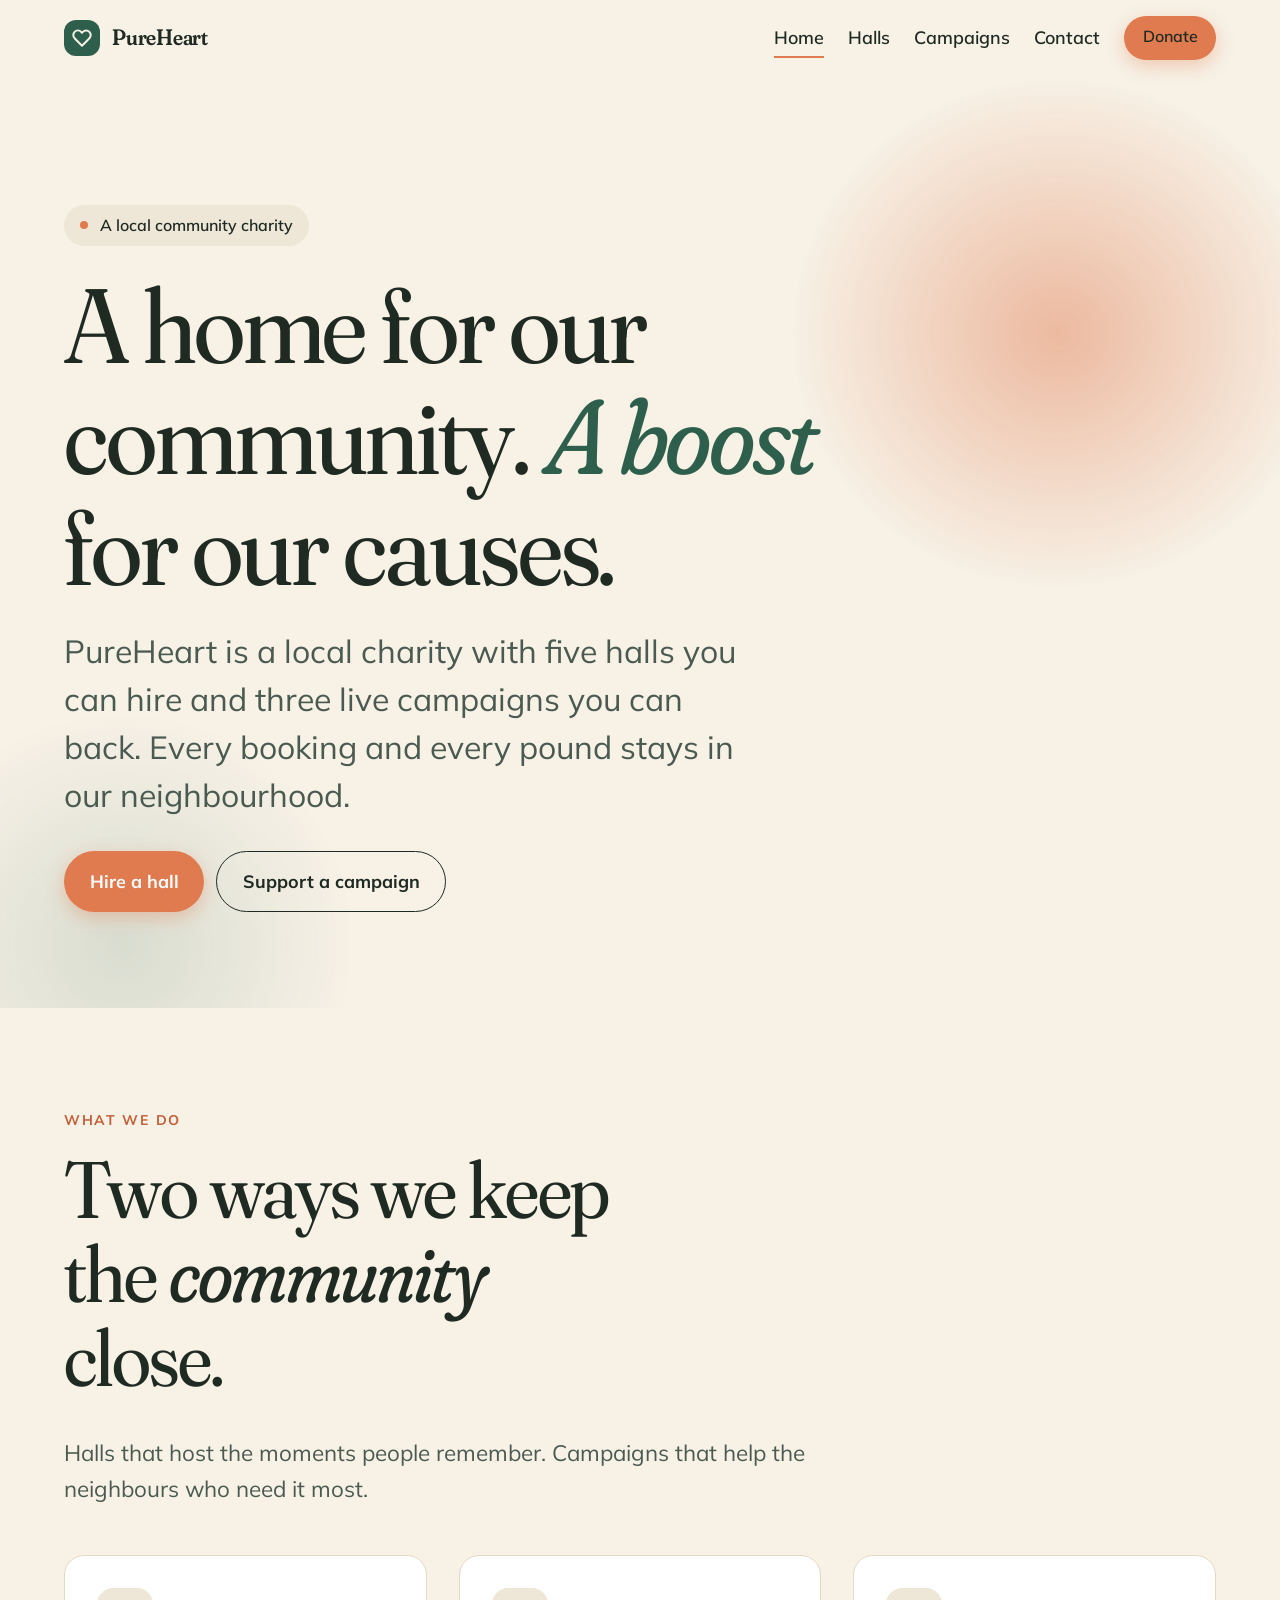
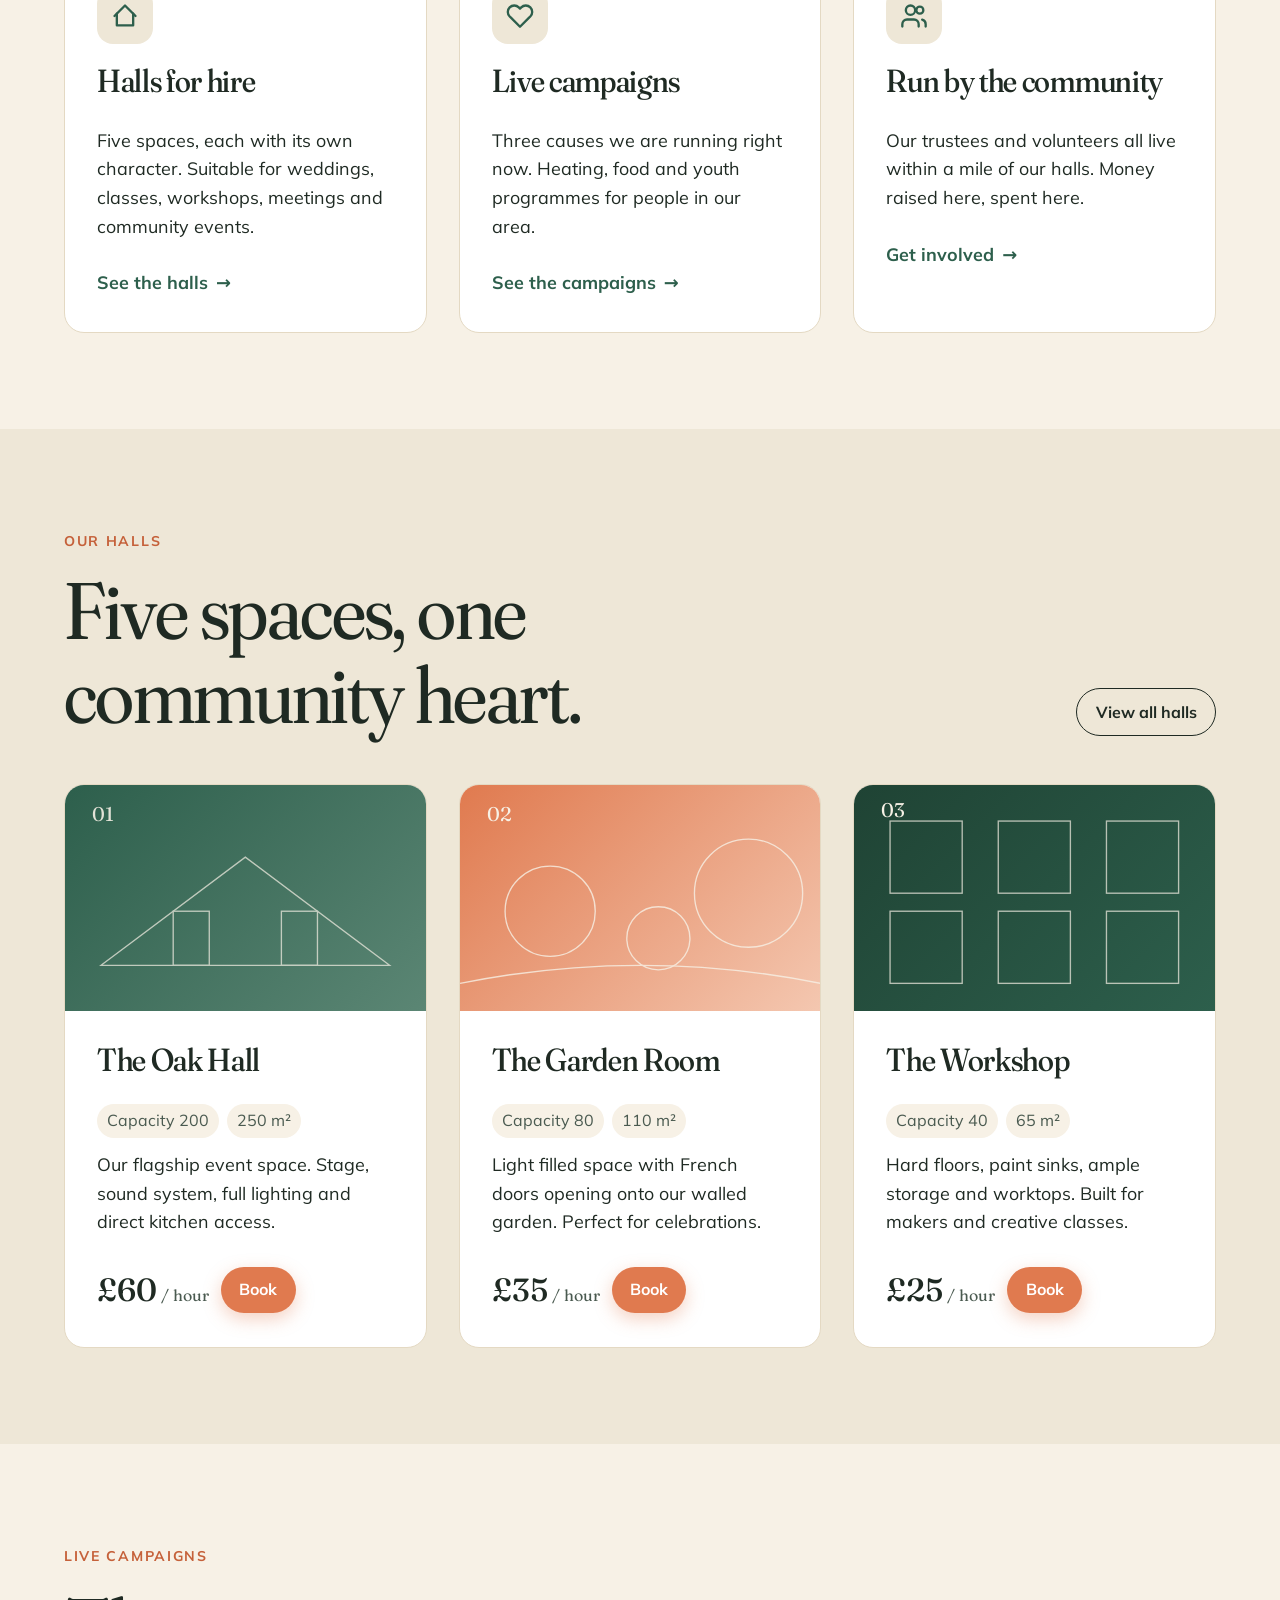
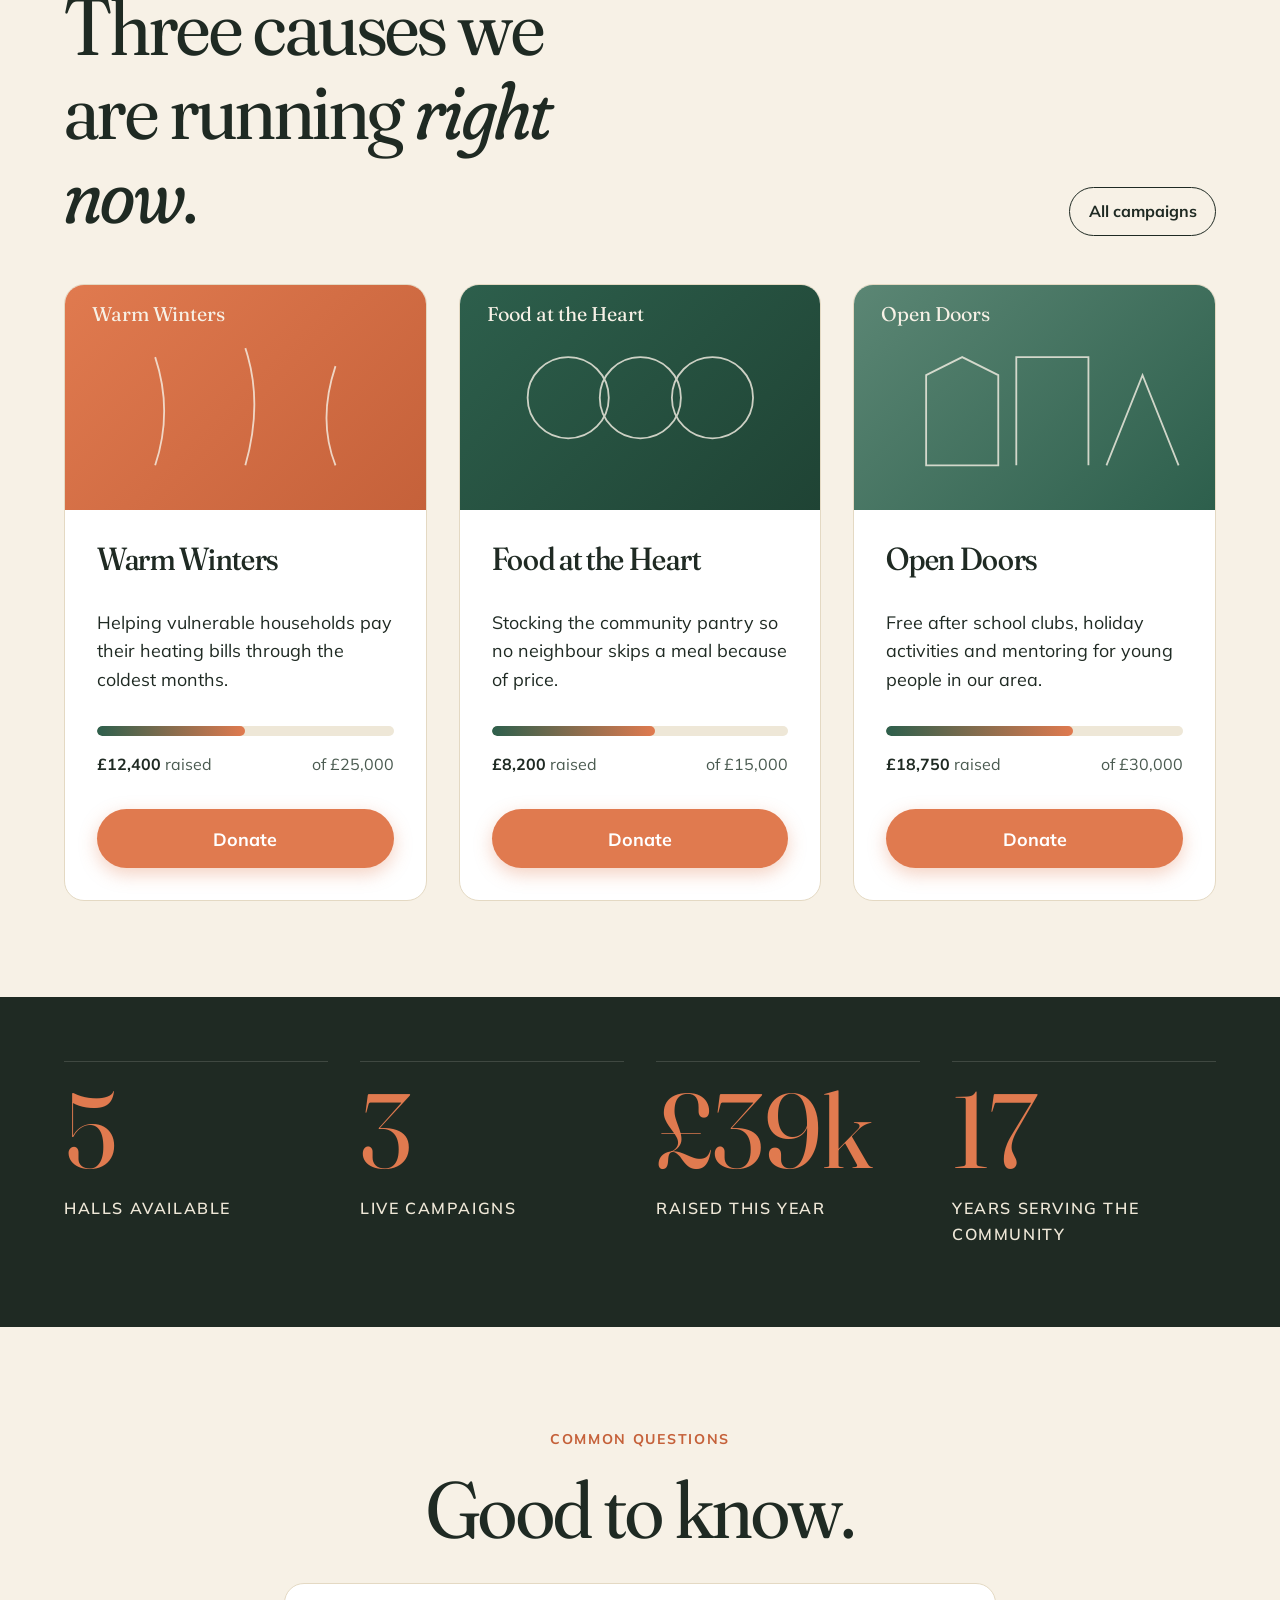
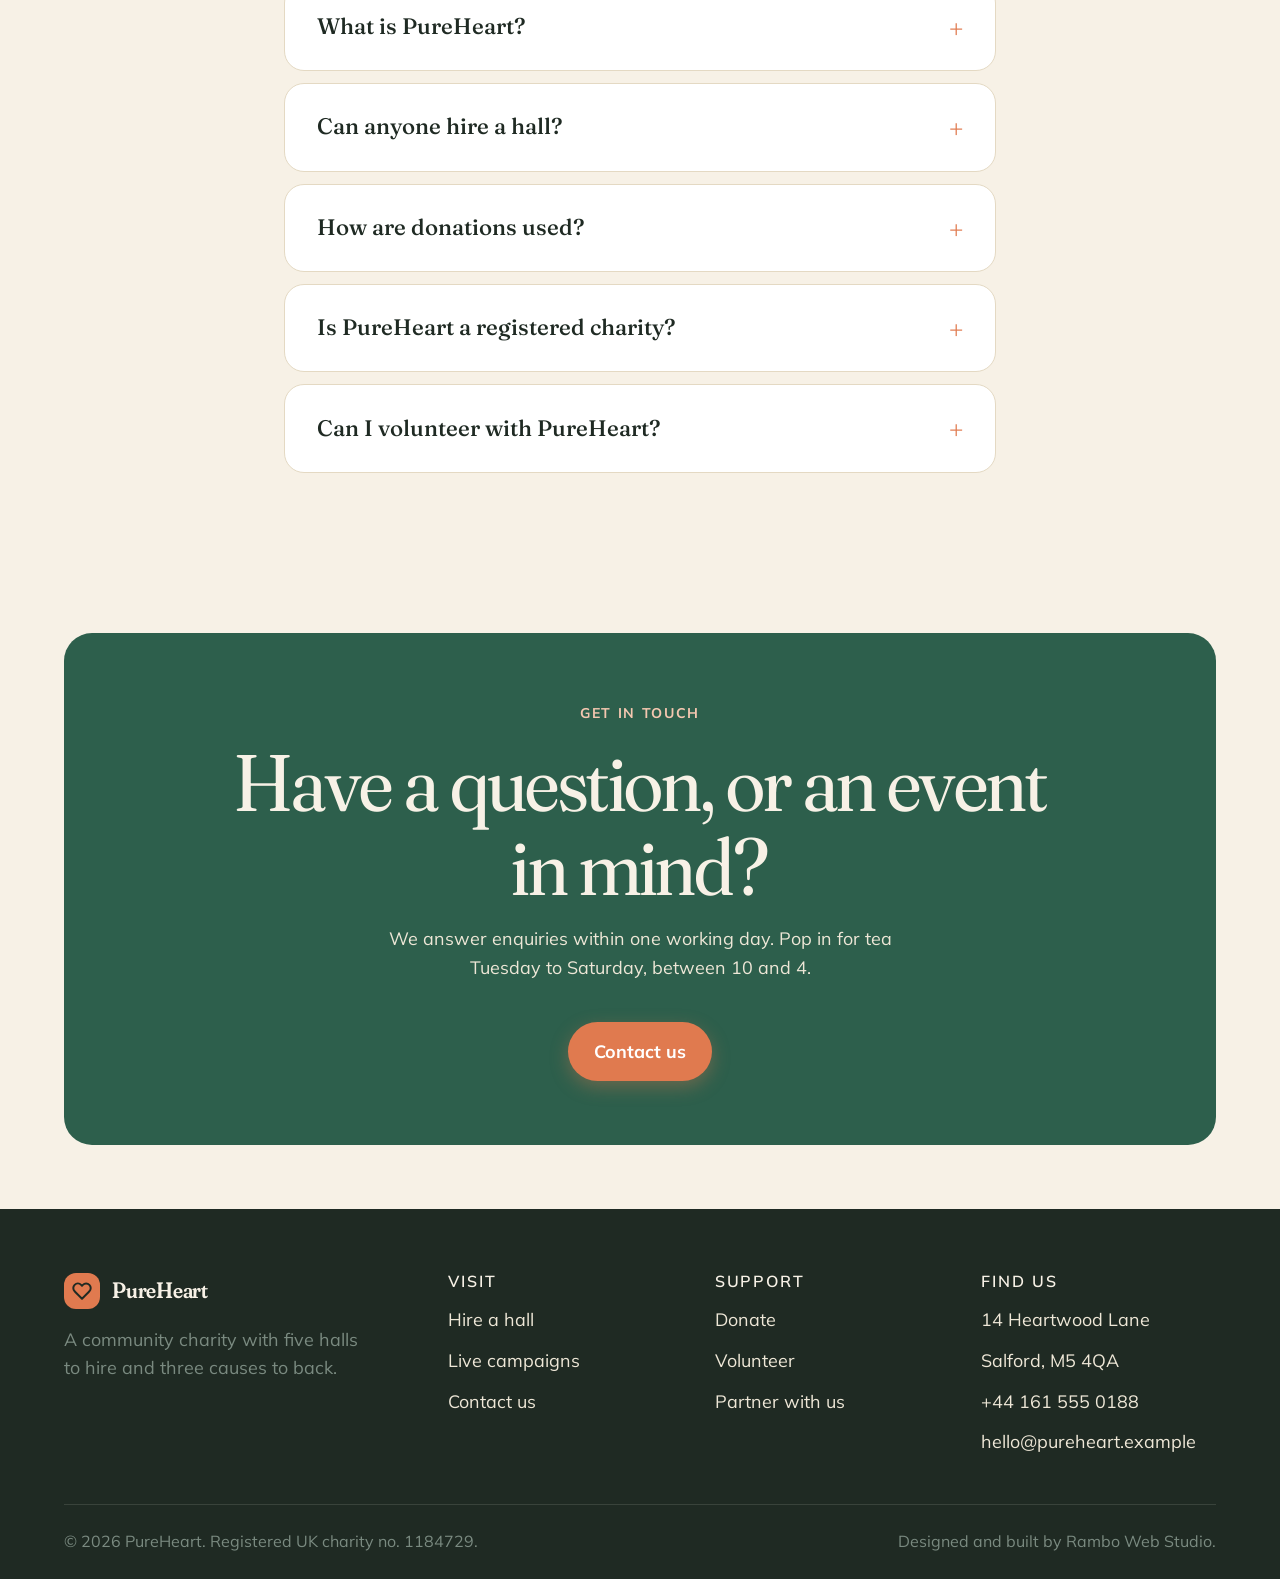
<file: index.html>
<!DOCTYPE html>
<html lang="en">
<head>
<meta charset="UTF-8">
<meta name="viewport" content="width=device-width, initial-scale=1.0">
<title>PureHeart | A local charity with halls to hire and causes to back</title>
<meta name="description" content="PureHeart is a community charity. Hire one of our five multi purpose halls or support one of three live campaigns. Every booking and every pound stays in the local community.">
<meta name="theme-color" content="#F7F1E6">

<link rel="canonical" href="https://gabpuccini.github.io/pureheart/">
<link rel="icon" type="image/svg+xml" href="favicon.svg">

<meta property="og:type" content="website">
<meta property="og:title" content="PureHeart | A home for our community, a boost for our causes">
<meta property="og:description" content="A local charity with five halls to hire and three live campaigns to back. Every booking and every pound stays local.">
<meta property="og:url" content="https://gabpuccini.github.io/pureheart/">
<meta property="og:site_name" content="PureHeart">
<meta name="twitter:card" content="summary_large_image">
<meta name="twitter:title" content="PureHeart | A home for our community, a boost for our causes">
<meta name="twitter:description" content="A local charity with five halls to hire and three live campaigns to back.">

<link rel="preconnect" href="https://fonts.googleapis.com">
<link rel="preconnect" href="https://fonts.gstatic.com" crossorigin>
<link href="https://fonts.googleapis.com/css2?family=Fraunces:ital,opsz,wght,SOFT,WONK@0,9..144,300..700,0..100,0..1;1,9..144,300..700,0..100,0..1&family=Mulish:wght@400;500;600;700;800&display=swap" rel="stylesheet">

<link rel="stylesheet" href="css/styles.css">

<script type="application/ld+json">
{
  "@context": "https://schema.org",
  "@graph": [
    {
      "@type": "NGO",
      "@id": "https://gabpuccini.github.io/pureheart/#org",
      "name": "PureHeart",
      "url": "https://gabpuccini.github.io/pureheart/",
      "logo": "https://gabpuccini.github.io/pureheart/favicon.svg",
      "description": "A local charity organisation running five multi purpose halls for hire and three active fundraising campaigns.",
      "address": {
        "@type": "PostalAddress",
        "streetAddress": "14 Heartwood Lane",
        "addressLocality": "Salford",
        "addressRegion": "Greater Manchester",
        "postalCode": "M5 4QA",
        "addressCountry": "GB"
      },
      "telephone": "+44 161 555 0188",
      "email": "hello@pureheart.example",
      "sameAs": ["https://www.facebook.com/pureheart", "https://www.instagram.com/pureheart"]
    },
    {
      "@type": "WebSite",
      "@id": "https://gabpuccini.github.io/pureheart/#site",
      "url": "https://gabpuccini.github.io/pureheart/",
      "name": "PureHeart",
      "publisher": { "@id": "https://gabpuccini.github.io/pureheart/#org" }
    },
    {
      "@type": "FAQPage",
      "mainEntity": [
        {
          "@type": "Question",
          "name": "What is PureHeart?",
          "acceptedAnswer": { "@type": "Answer", "text": "PureHeart is a local charity organisation. We run five multi purpose halls available for hire and three active fundraising campaigns that support the local community." }
        },
        {
          "@type": "Question",
          "name": "Can anyone hire a hall?",
          "acceptedAnswer": { "@type": "Answer", "text": "Yes. Our halls are available to individuals, families, community groups, and businesses. We host weddings, classes, workshops, meetings, parties and community events." }
        },
        {
          "@type": "Question",
          "name": "How are donations used?",
          "acceptedAnswer": { "@type": "Answer", "text": "Every pound donated goes directly to one of our three active campaigns: Warm Winters, Food at the Heart, or Open Doors. Donors choose which cause to support." }
        },
        {
          "@type": "Question",
          "name": "Is PureHeart a registered charity?",
          "acceptedAnswer": { "@type": "Answer", "text": "Yes, PureHeart is a registered UK charity. Our charity number is shown in the footer of every page." }
        },
        {
          "@type": "Question",
          "name": "Can I volunteer with PureHeart?",
          "acceptedAnswer": { "@type": "Answer", "text": "Yes. We welcome volunteers across all three campaigns and at events held in our halls. Get in touch through the contact page and we will match you to a role that suits your time and interests." }
        }
      ]
    }
  ]
}
</script>
</head>
<body>

<a class="skip" href="#main">Skip to content</a>

<header class="site_header">
  <div class="container nav">
    <a class="brand" href="index.html" aria-label="PureHeart home">
      <span class="brand_mark" aria-hidden="true">
        <svg viewBox="0 0 24 24" width="20" height="20" fill="none" stroke="currentColor" stroke-width="2.4" stroke-linecap="round" stroke-linejoin="round"><path d="M20.84 4.61a5.5 5.5 0 0 0-7.78 0L12 5.67l-1.06-1.06a5.5 5.5 0 0 0-7.78 7.78l1.06 1.06L12 21.23l7.78-7.78 1.06-1.06a5.5 5.5 0 0 0 0-7.78z"/></svg>
      </span>
      PureHeart
    </a>
    <button class="nav_toggle" type="button" aria-label="Open menu" aria-expanded="false" aria-controls="primary_nav">
      <svg viewBox="0 0 24 24" fill="none" stroke="currentColor" stroke-width="2.4" stroke-linecap="round"><path d="M3 6h18M3 12h18M3 18h18"/></svg>
    </button>
    <ul class="nav_links" id="primary_nav">
      <li><a href="index.html" aria-current="page">Home</a></li>
      <li><a href="halls.html">Halls</a></li>
      <li><a href="campaigns.html">Campaigns</a></li>
      <li><a href="contact.html">Contact</a></li>
      <li class="nav_cta"><a class="btn btn_primary btn_small" href="campaigns.html#donate">Donate</a></li>
    </ul>
  </div>
</header>

<main id="main">

  <!-- Hero -->
  <section class="hero">
    <svg class="hero_blob" viewBox="0 0 600 600" aria-hidden="true">
      <defs>
        <radialGradient id="g1" cx="50%" cy="50%" r="50%">
          <stop offset="0%" stop-color="#E07A4F" stop-opacity="0.55"/>
          <stop offset="100%" stop-color="#E07A4F" stop-opacity="0"/>
        </radialGradient>
      </defs>
      <path fill="url(#g1)" d="M300 80c80 0 160 40 200 120s40 180 0 240-120 80-200 80-160-40-200-100-40-180 0-240S220 80 300 80z"/>
    </svg>
    <svg class="hero_blob_2" viewBox="0 0 600 600" aria-hidden="true">
      <defs>
        <radialGradient id="g2" cx="50%" cy="50%" r="50%">
          <stop offset="0%" stop-color="#5B8674" stop-opacity="0.35"/>
          <stop offset="100%" stop-color="#5B8674" stop-opacity="0"/>
        </radialGradient>
      </defs>
      <circle cx="300" cy="300" r="280" fill="url(#g2)"/>
    </svg>
    <div class="container hero_inner reveal">
      <span class="hero_eyebrow_row"><span class="dot"></span> A local community charity</span>
      <h1>A home for our community. <span class="serif_italic">A boost</span> for our causes.</h1>
      <p class="lead">PureHeart is a local charity with five halls you can hire and three live campaigns you can back. Every booking and every pound stays in our neighbourhood.</p>
      <div class="hero_ctas">
        <a class="btn btn_primary" href="halls.html">Hire a hall</a>
        <a class="btn btn_ghost" href="campaigns.html">Support a campaign</a>
      </div>
    </div>
  </section>

  <!-- What we do -->
  <section id="what_we_do">
    <div class="container">
      <div class="section_head reveal">
        <div class="section_head_text">
          <span class="eyebrow">What we do</span>
          <h2>Two ways we keep the <span class="serif_italic">community</span> close.</h2>
        </div>
        <p>Halls that host the moments people remember. Campaigns that help the neighbours who need it most.</p>
      </div>
      <div class="grid grid_3 reveal">
        <article class="value_card">
          <div class="value_card_icon" aria-hidden="true">
            <svg viewBox="0 0 24 24" fill="none" stroke="currentColor" stroke-width="2" stroke-linecap="round" stroke-linejoin="round"><path d="M3 12l9-9 9 9"/><path d="M5 10v10h14V10"/></svg>
          </div>
          <h3>Halls for hire</h3>
          <p>Five spaces, each with its own character. Suitable for weddings, classes, workshops, meetings and community events.</p>
          <a class="link_arrow" href="halls.html">See the halls <span aria-hidden="true">→</span></a>
        </article>
        <article class="value_card">
          <div class="value_card_icon" aria-hidden="true">
            <svg viewBox="0 0 24 24" fill="none" stroke="currentColor" stroke-width="2" stroke-linecap="round" stroke-linejoin="round"><path d="M20.84 4.61a5.5 5.5 0 0 0-7.78 0L12 5.67l-1.06-1.06a5.5 5.5 0 0 0-7.78 7.78l1.06 1.06L12 21.23l7.78-7.78 1.06-1.06a5.5 5.5 0 0 0 0-7.78z"/></svg>
          </div>
          <h3>Live campaigns</h3>
          <p>Three causes we are running right now. Heating, food and youth programmes for people in our area.</p>
          <a class="link_arrow" href="campaigns.html">See the campaigns <span aria-hidden="true">→</span></a>
        </article>
        <article class="value_card">
          <div class="value_card_icon" aria-hidden="true">
            <svg viewBox="0 0 24 24" fill="none" stroke="currentColor" stroke-width="2" stroke-linecap="round" stroke-linejoin="round"><circle cx="9" cy="7" r="4"/><path d="M2 21v-2a4 4 0 0 1 4-4h6a4 4 0 0 1 4 4v2"/><circle cx="17" cy="7" r="3"/><path d="M22 21v-2a4 4 0 0 0-3-3.87"/></svg>
          </div>
          <h3>Run by the community</h3>
          <p>Our trustees and volunteers all live within a mile of our halls. Money raised here, spent here.</p>
          <a class="link_arrow" href="contact.html">Get involved <span aria-hidden="true">→</span></a>
        </article>
      </div>
    </div>
  </section>

  <!-- Halls preview -->
  <section style="background: var(--bg_alt);">
    <div class="container">
      <div class="section_head reveal">
        <div class="section_head_text">
          <span class="eyebrow">Our halls</span>
          <h2>Five spaces, one community heart.</h2>
        </div>
        <a class="btn btn_ghost btn_small" href="halls.html">View all halls</a>
      </div>
      <div class="grid grid_3 reveal">

        <article class="hall_card">
          <div class="hall_media" style="background: linear-gradient(135deg, #2D5F4C, #5B8674);">
            <svg viewBox="0 0 400 250" preserveAspectRatio="xMidYMid slice" aria-hidden="true">
              <rect width="400" height="250" fill="none"/>
              <g stroke="#F7F1E6" stroke-width="1.5" fill="none" opacity="0.7">
                <path d="M40 200 L200 80 L360 200 Z"/>
                <rect x="120" y="140" width="40" height="60"/>
                <rect x="240" y="140" width="40" height="60"/>
              </g>
              <text x="30" y="40" font-family="Fraunces" font-size="22" fill="#F7F1E6" opacity="0.9">01</text>
            </svg>
          </div>
          <div class="hall_body">
            <h3>The Oak Hall</h3>
            <div class="hall_meta">
              <span>Capacity 200</span>
              <span>250 m²</span>
            </div>
            <p>Our flagship event space. Stage, sound system, full lighting and direct kitchen access.</p>
            <div class="hall_actions">
              <span class="hall_price">£60<span> / hour</span></span>
              <a class="btn btn_primary btn_small" href="halls.html?hall=oak#book">Book</a>
            </div>
          </div>
        </article>

        <article class="hall_card">
          <div class="hall_media" style="background: linear-gradient(135deg, #E07A4F, #F4C7B0);">
            <svg viewBox="0 0 400 250" preserveAspectRatio="xMidYMid slice" aria-hidden="true">
              <g stroke="#F7F1E6" stroke-width="1.5" fill="none" opacity="0.8">
                <circle cx="100" cy="140" r="50"/>
                <circle cx="220" cy="170" r="35"/>
                <circle cx="320" cy="120" r="60"/>
                <path d="M0 220 Q200 180 400 220"/>
              </g>
              <text x="30" y="40" font-family="Fraunces" font-size="22" fill="#F7F1E6">02</text>
            </svg>
          </div>
          <div class="hall_body">
            <h3>The Garden Room</h3>
            <div class="hall_meta">
              <span>Capacity 80</span>
              <span>110 m²</span>
            </div>
            <p>Light filled space with French doors opening onto our walled garden. Perfect for celebrations.</p>
            <div class="hall_actions">
              <span class="hall_price">£35<span> / hour</span></span>
              <a class="btn btn_primary btn_small" href="halls.html?hall=garden#book">Book</a>
            </div>
          </div>
        </article>

        <article class="hall_card">
          <div class="hall_media" style="background: linear-gradient(135deg, #1F4334, #2D5F4C);">
            <svg viewBox="0 0 400 250" preserveAspectRatio="xMidYMid slice" aria-hidden="true">
              <g stroke="#F7F1E6" stroke-width="1.5" fill="none" opacity="0.7">
                <rect x="40" y="40" width="80" height="80"/>
                <rect x="160" y="40" width="80" height="80"/>
                <rect x="280" y="40" width="80" height="80"/>
                <rect x="40" y="140" width="80" height="80"/>
                <rect x="160" y="140" width="80" height="80"/>
                <rect x="280" y="140" width="80" height="80"/>
              </g>
              <text x="30" y="35" font-family="Fraunces" font-size="22" fill="#F7F1E6">03</text>
            </svg>
          </div>
          <div class="hall_body">
            <h3>The Workshop</h3>
            <div class="hall_meta">
              <span>Capacity 40</span>
              <span>65 m²</span>
            </div>
            <p>Hard floors, paint sinks, ample storage and worktops. Built for makers and creative classes.</p>
            <div class="hall_actions">
              <span class="hall_price">£25<span> / hour</span></span>
              <a class="btn btn_primary btn_small" href="halls.html?hall=workshop#book">Book</a>
            </div>
          </div>
        </article>

      </div>
    </div>
  </section>

  <!-- Campaigns preview -->
  <section>
    <div class="container">
      <div class="section_head reveal">
        <div class="section_head_text">
          <span class="eyebrow">Live campaigns</span>
          <h2>Three causes we are running <span class="serif_italic">right now</span>.</h2>
        </div>
        <a class="btn btn_ghost btn_small" href="campaigns.html">All campaigns</a>
      </div>
      <div class="grid grid_3 reveal">

        <article class="campaign_card">
          <div class="campaign_media" style="background: linear-gradient(135deg, #E07A4F, #C5613A);">
            <svg viewBox="0 0 400 250" preserveAspectRatio="xMidYMid slice" aria-hidden="true">
              <g stroke="#F7F1E6" stroke-width="2" fill="none" opacity="0.8">
                <path d="M100 200 Q120 140 100 80"/>
                <path d="M200 200 Q220 130 200 70"/>
                <path d="M300 200 Q280 150 300 90"/>
              </g>
              <text x="30" y="40" font-family="Fraunces" font-size="22" fill="#F7F1E6">Warm Winters</text>
            </svg>
          </div>
          <div class="campaign_body">
            <h3>Warm Winters</h3>
            <p>Helping vulnerable households pay their heating bills through the coldest months.</p>
            <div>
              <div class="progress" role="progressbar" aria-valuemin="0" aria-valuemax="25000" aria-valuenow="12400" aria-label="Raised twelve thousand four hundred pounds of twenty five thousand">
                <div class="progress_bar" data-raised="12400" data-goal="25000"></div>
              </div>
              <div class="progress_meta mt_4">
                <span><strong>£12,400</strong> raised</span>
                <span>of £25,000</span>
              </div>
            </div>
            <a class="btn btn_primary btn_block mt_4" href="campaigns.html?campaign=warm_winters#donate">Donate</a>
          </div>
        </article>

        <article class="campaign_card">
          <div class="campaign_media" style="background: linear-gradient(135deg, #2D5F4C, #1F4334);">
            <svg viewBox="0 0 400 250" preserveAspectRatio="xMidYMid slice" aria-hidden="true">
              <g stroke="#F7F1E6" stroke-width="2" fill="none" opacity="0.8">
                <circle cx="120" cy="125" r="45"/>
                <circle cx="200" cy="125" r="45"/>
                <circle cx="280" cy="125" r="45"/>
              </g>
              <text x="30" y="40" font-family="Fraunces" font-size="22" fill="#F7F1E6">Food at the Heart</text>
            </svg>
          </div>
          <div class="campaign_body">
            <h3>Food at the Heart</h3>
            <p>Stocking the community pantry so no neighbour skips a meal because of price.</p>
            <div>
              <div class="progress" role="progressbar" aria-valuemin="0" aria-valuemax="15000" aria-valuenow="8200" aria-label="Raised eight thousand two hundred pounds of fifteen thousand">
                <div class="progress_bar" data-raised="8200" data-goal="15000"></div>
              </div>
              <div class="progress_meta mt_4">
                <span><strong>£8,200</strong> raised</span>
                <span>of £15,000</span>
              </div>
            </div>
            <a class="btn btn_primary btn_block mt_4" href="campaigns.html?campaign=food_at_heart#donate">Donate</a>
          </div>
        </article>

        <article class="campaign_card">
          <div class="campaign_media" style="background: linear-gradient(135deg, #5B8674, #2D5F4C);">
            <svg viewBox="0 0 400 250" preserveAspectRatio="xMidYMid slice" aria-hidden="true">
              <g stroke="#F7F1E6" stroke-width="2" fill="none" opacity="0.8">
                <path d="M80 200 L80 100 L120 80 L160 100 L160 200 Z"/>
                <path d="M180 200 L180 80 L260 80 L260 200"/>
                <path d="M280 200 L320 100 L360 200"/>
              </g>
              <text x="30" y="40" font-family="Fraunces" font-size="22" fill="#F7F1E6">Open Doors</text>
            </svg>
          </div>
          <div class="campaign_body">
            <h3>Open Doors</h3>
            <p>Free after school clubs, holiday activities and mentoring for young people in our area.</p>
            <div>
              <div class="progress" role="progressbar" aria-valuemin="0" aria-valuemax="30000" aria-valuenow="18750" aria-label="Raised eighteen thousand seven hundred and fifty pounds of thirty thousand">
                <div class="progress_bar" data-raised="18750" data-goal="30000"></div>
              </div>
              <div class="progress_meta mt_4">
                <span><strong>£18,750</strong> raised</span>
                <span>of £30,000</span>
              </div>
            </div>
            <a class="btn btn_primary btn_block mt_4" href="campaigns.html?campaign=open_doors#donate">Donate</a>
          </div>
        </article>

      </div>
    </div>
  </section>

  <!-- Numbers -->
  <section class="numbers">
    <div class="container">
      <div class="grid grid_4 reveal">
        <div class="number_item">
          <div class="number_value">5</div>
          <div class="number_label">Halls available</div>
        </div>
        <div class="number_item">
          <div class="number_value">3</div>
          <div class="number_label">Live campaigns</div>
        </div>
        <div class="number_item">
          <div class="number_value">£39k</div>
          <div class="number_label">Raised this year</div>
        </div>
        <div class="number_item">
          <div class="number_value">17</div>
          <div class="number_label">Years serving the community</div>
        </div>
      </div>
    </div>
  </section>

  <!-- FAQ -->
  <section>
    <div class="container container_narrow">
      <div class="text_center reveal">
        <span class="eyebrow">Common questions</span>
        <h2>Good to know.</h2>
      </div>
      <div class="faq_list mt_6 reveal">
        <details class="faq_item">
          <summary>What is PureHeart?</summary>
          <div class="faq_body">
            <p>PureHeart is a local charity organisation. We run five multi purpose halls available for hire and three active fundraising campaigns that support the local community.</p>
          </div>
        </details>
        <details class="faq_item">
          <summary>Can anyone hire a hall?</summary>
          <div class="faq_body">
            <p>Yes. Our halls are available to individuals, families, community groups and businesses. We host weddings, classes, workshops, meetings, parties and community events.</p>
          </div>
        </details>
        <details class="faq_item">
          <summary>How are donations used?</summary>
          <div class="faq_body">
            <p>Every pound donated goes directly to one of our three active campaigns: Warm Winters, Food at the Heart, or Open Doors. Donors choose which cause to support at checkout.</p>
          </div>
        </details>
        <details class="faq_item">
          <summary>Is PureHeart a registered charity?</summary>
          <div class="faq_body">
            <p>Yes, PureHeart is a registered UK charity. Our charity number is shown in the footer of every page.</p>
          </div>
        </details>
        <details class="faq_item">
          <summary>Can I volunteer with PureHeart?</summary>
          <div class="faq_body">
            <p>Yes. We welcome volunteers across all three campaigns and at events held in our halls. Get in touch through the contact page and we will match you to a role that suits your time and interests.</p>
          </div>
        </details>
      </div>
    </div>
  </section>

  <!-- CTA banner -->
  <section class="section_tight">
    <div class="container">
      <div class="cta_banner reveal">
        <span class="eyebrow" style="color: var(--accent_soft);">Get in touch</span>
        <h2>Have a question, or an event in mind?</h2>
        <p>We answer enquiries within one working day. Pop in for tea Tuesday to Saturday, between 10 and 4.</p>
        <a class="btn btn_primary" href="contact.html">Contact us</a>
      </div>
    </div>
  </section>

</main>

<footer class="site_footer">
  <div class="container">
    <div class="footer_grid">
      <div>
        <a class="brand" href="index.html">
          <span class="brand_mark" aria-hidden="true">
            <svg viewBox="0 0 24 24" width="20" height="20" fill="none" stroke="currentColor" stroke-width="2.4" stroke-linecap="round" stroke-linejoin="round"><path d="M20.84 4.61a5.5 5.5 0 0 0-7.78 0L12 5.67l-1.06-1.06a5.5 5.5 0 0 0-7.78 7.78l1.06 1.06L12 21.23l7.78-7.78 1.06-1.06a5.5 5.5 0 0 0 0-7.78z"/></svg>
          </span>
          PureHeart
        </a>
        <p style="margin-top: var(--s_4); color: var(--ink_mute); max-width: 28ch;">A community charity with five halls to hire and three causes to back.</p>
      </div>
      <div>
        <h4>Visit</h4>
        <ul>
          <li><a href="halls.html">Hire a hall</a></li>
          <li><a href="campaigns.html">Live campaigns</a></li>
          <li><a href="contact.html">Contact us</a></li>
        </ul>
      </div>
      <div>
        <h4>Support</h4>
        <ul>
          <li><a href="campaigns.html#donate">Donate</a></li>
          <li><a href="contact.html">Volunteer</a></li>
          <li><a href="contact.html">Partner with us</a></li>
        </ul>
      </div>
      <div>
        <h4>Find us</h4>
        <ul>
          <li>14 Heartwood Lane</li>
          <li>Salford, M5 4QA</li>
          <li><a href="tel:+441615550188">+44 161 555 0188</a></li>
          <li><a href="mailto:hello@pureheart.example">hello@pureheart.example</a></li>
        </ul>
      </div>
    </div>
    <div class="footer_bottom">
      <span>© <span id="current_year">2026</span> PureHeart. Registered UK charity no. 1184729.</span>
      <span>Designed and built by Rambo Web Studio.</span>
    </div>
  </div>
</footer>

<script src="js/script.js"></script>
</body>
</html>
</file>
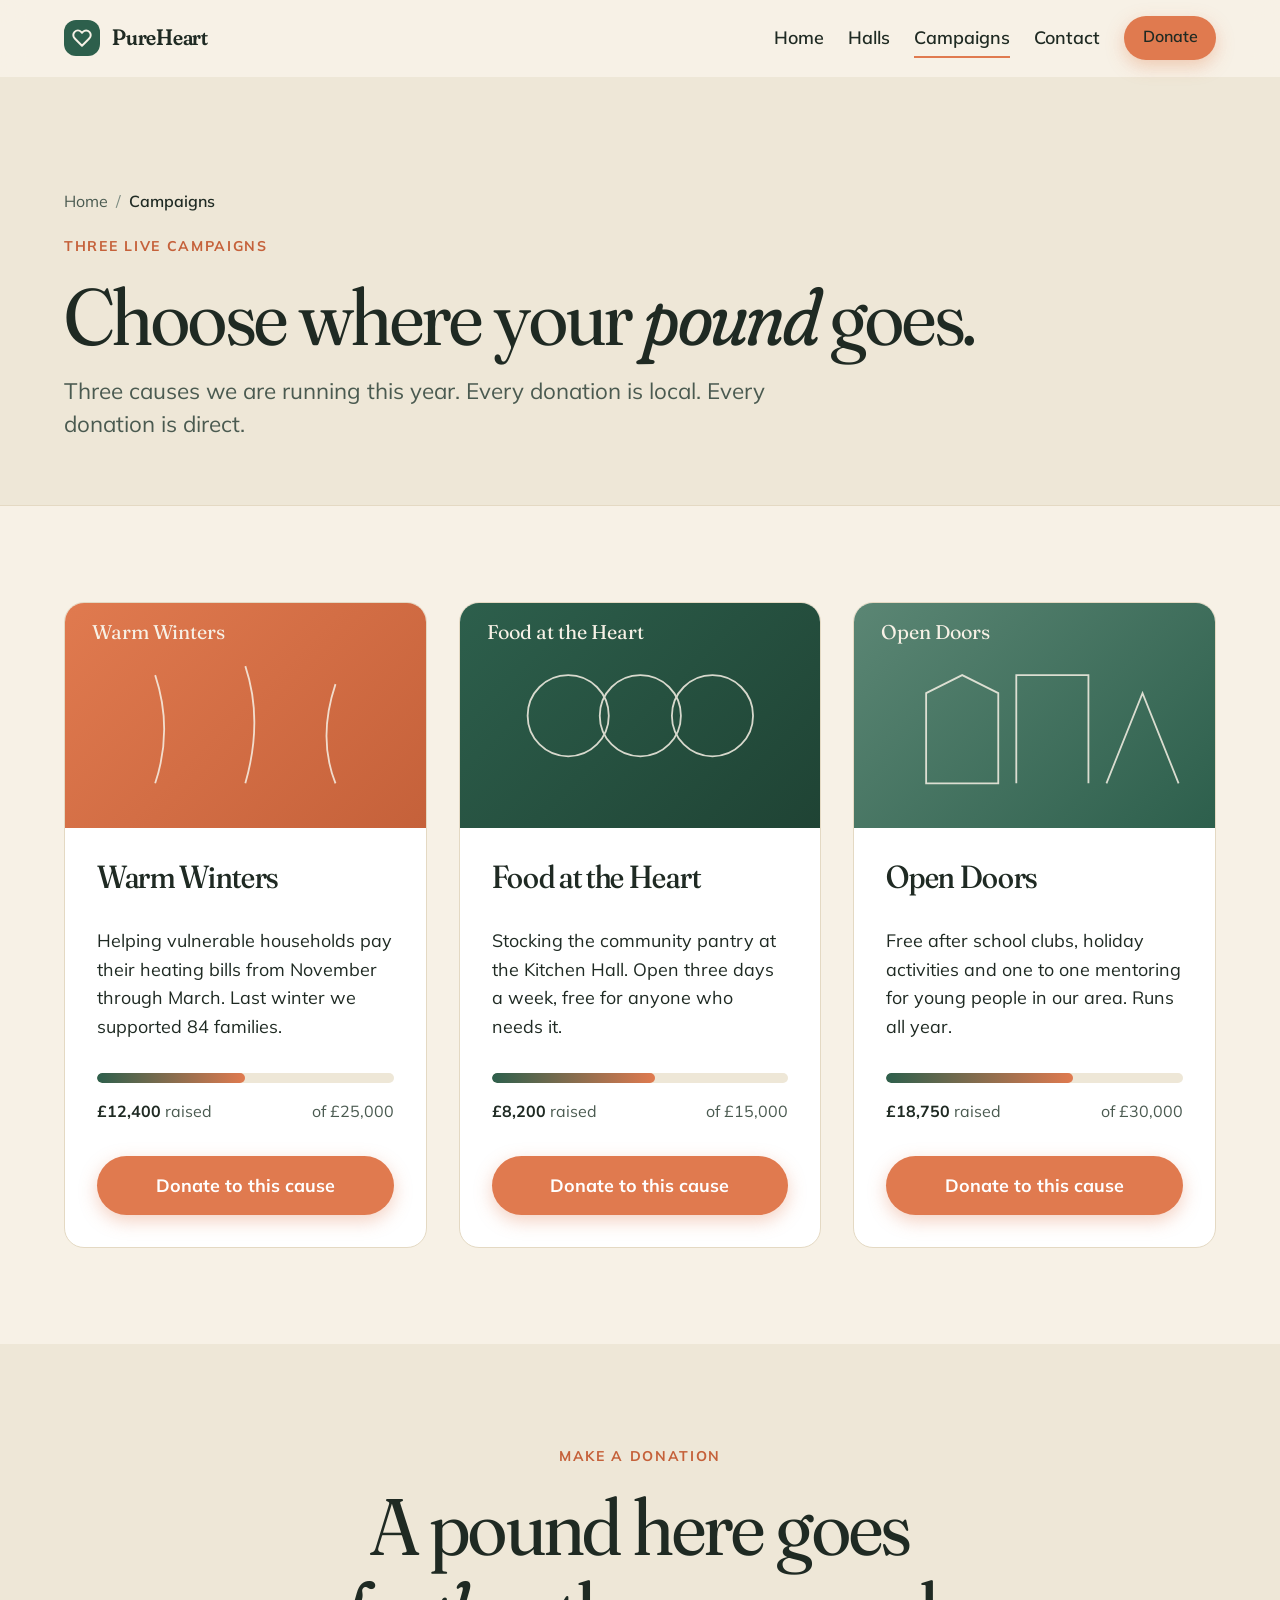
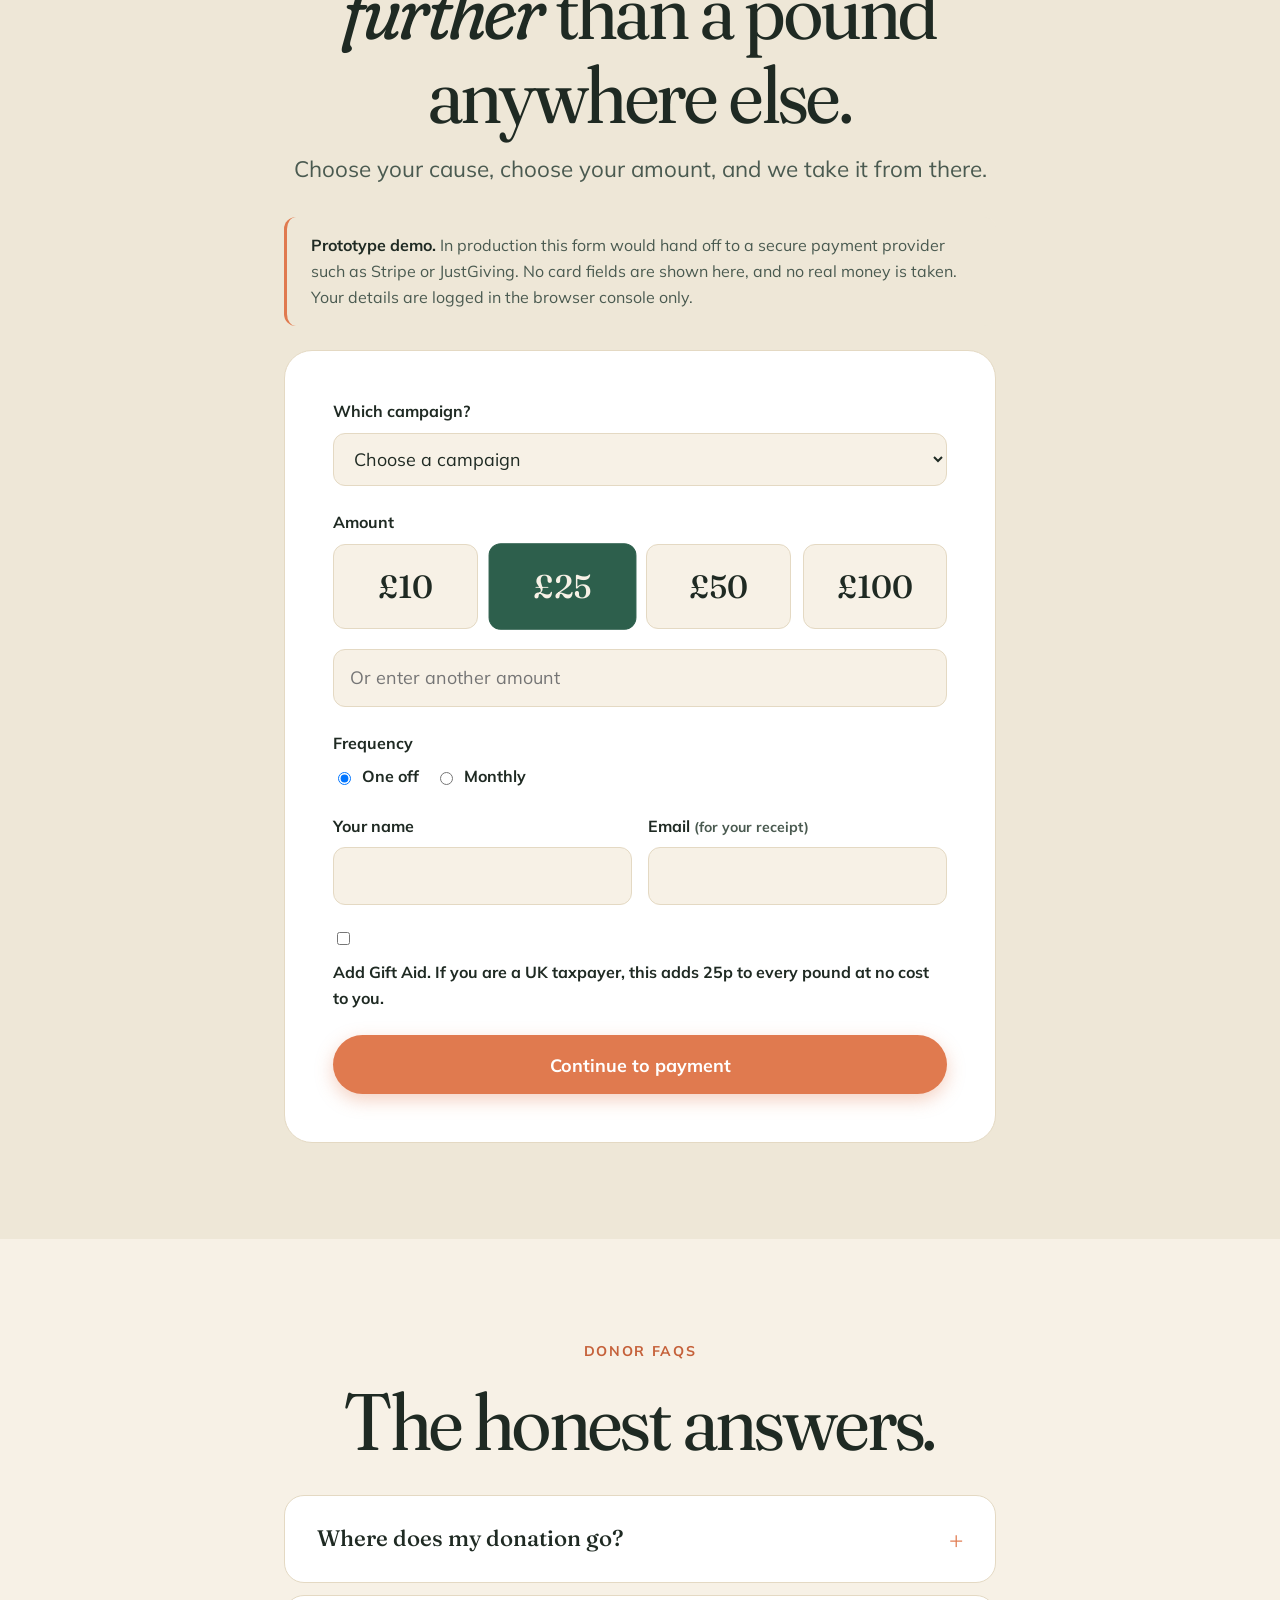
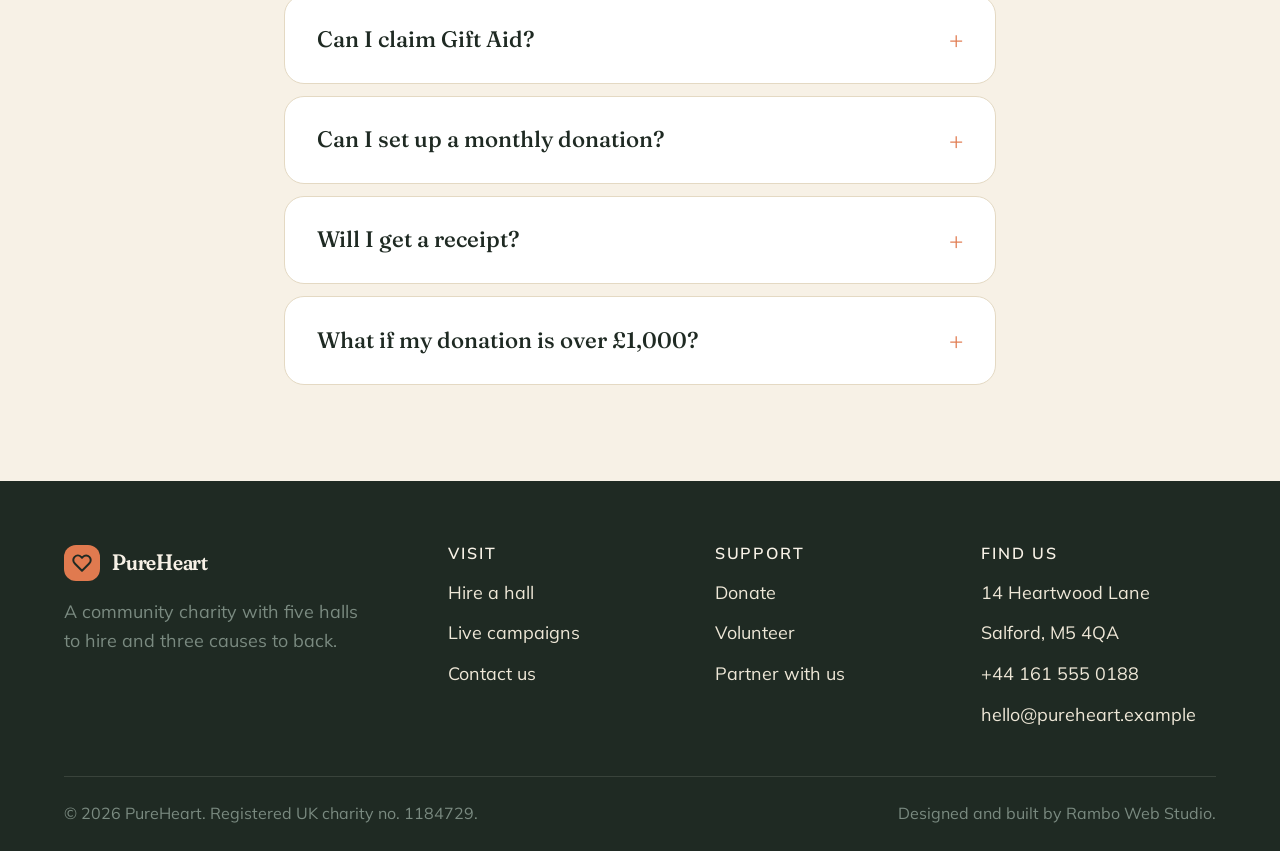
<file: campaigns.html>
<!DOCTYPE html>
<html lang="en">
<head>
<meta charset="UTF-8">
<meta name="viewport" content="width=device-width, initial-scale=1.0">
<title>Live campaigns | Three causes you can back today | PureHeart</title>
<meta name="description" content="Three active fundraising campaigns. Warm Winters helps with heating bills, Food at the Heart stocks the community pantry, Open Doors funds youth programmes. Donate online from £5.">
<meta name="theme-color" content="#F7F1E6">

<link rel="canonical" href="href="https://gabpuccini.github.io/pureheart/campaigns.html">
<link rel="icon" type="image/svg+xml" href="favicon.svg">

<meta property="og:type" content="website">
<meta property="og:title" content="Three live campaigns at PureHeart | back a cause from £5">
<meta property="og:description" content="Help with heating bills, stock the community pantry, or fund youth programmes. Choose where your donation goes.">
<meta property="og:url" content="href="https://gabpuccini.github.io/pureheart/campaigns.html">

<link rel="preconnect" href="https://fonts.googleapis.com">
<link rel="preconnect" href="https://fonts.gstatic.com" crossorigin>
<link href="https://fonts.googleapis.com/css2?family=Fraunces:ital,opsz,wght,SOFT,WONK@0,9..144,300..700,0..100,0..1;1,9..144,300..700,0..100,0..1&family=Mulish:wght@400;500;600;700;800&display=swap" rel="stylesheet">

<link rel="stylesheet" href="css/styles.css">

<script type="application/ld+json">
{
  "@context": "https://schema.org",
  "@graph": [
    {
      "@type": "BreadcrumbList",
      "itemListElement": [
        { "@type": "ListItem", "position": 1, "name": "Home", "item": "href="https://gabpuccini.github.io/pureheart/" },
        { "@type": "ListItem", "position": 2, "name": "Campaigns", "item": "href="https://gabpuccini.github.io/pureheart/campaigns.html" }
      ]
    },
    {
      "@type": "ItemList",
      "name": "PureHeart active fundraising campaigns",
      "itemListElement": [
        { "@type": "ListItem", "position": 1, "item": { "@type": "DonateAction", "name": "Warm Winters", "description": "Helping vulnerable households pay heating bills through the coldest months." } },
        { "@type": "ListItem", "position": 2, "item": { "@type": "DonateAction", "name": "Food at the Heart", "description": "Stocking the community pantry so no neighbour skips a meal." } },
        { "@type": "ListItem", "position": 3, "item": { "@type": "DonateAction", "name": "Open Doors", "description": "Free after school clubs, holiday activities and mentoring for young people." } }
      ]
    },
    {
      "@type": "FAQPage",
      "mainEntity": [
        { "@type": "Question", "name": "Where does my donation go?", "acceptedAnswer": { "@type": "Answer", "text": "100 percent of your donation goes to the campaign you choose. PureHeart covers payment processing fees from hall hire income." } },
        { "@type": "Question", "name": "Can I claim Gift Aid?", "acceptedAnswer": { "@type": "Answer", "text": "Yes. If you are a UK taxpayer, ticking the Gift Aid box adds 25 pence to every pound at no cost to you." } },
        { "@type": "Question", "name": "Can I set up a monthly donation?", "acceptedAnswer": { "@type": "Answer", "text": "Yes. Choose the monthly option on the donation form and we will send you a setup link by email." } },
        { "@type": "Question", "name": "Will I get a receipt?", "acceptedAnswer": { "@type": "Answer", "text": "Yes. A receipt is emailed automatically after payment. Annual summaries for tax purposes are sent each April." } }
      ]
    }
  ]
}
</script>
</head>
<body>

<a class="skip" href="#main">Skip to content</a>

<header class="site_header">
  <div class="container nav">
    <a class="brand" href="index.html" aria-label="PureHeart home">
      <span class="brand_mark" aria-hidden="true">
        <svg viewBox="0 0 24 24" width="20" height="20" fill="none" stroke="currentColor" stroke-width="2.4" stroke-linecap="round" stroke-linejoin="round"><path d="M20.84 4.61a5.5 5.5 0 0 0-7.78 0L12 5.67l-1.06-1.06a5.5 5.5 0 0 0-7.78 7.78l1.06 1.06L12 21.23l7.78-7.78 1.06-1.06a5.5 5.5 0 0 0 0-7.78z"/></svg>
      </span>
      PureHeart
    </a>
    <button class="nav_toggle" type="button" aria-label="Open menu" aria-expanded="false" aria-controls="primary_nav">
      <svg viewBox="0 0 24 24" fill="none" stroke="currentColor" stroke-width="2.4" stroke-linecap="round"><path d="M3 6h18M3 12h18M3 18h18"/></svg>
    </button>
    <ul class="nav_links" id="primary_nav">
      <li><a href="index.html">Home</a></li>
      <li><a href="halls.html">Halls</a></li>
      <li><a href="campaigns.html" aria-current="page">Campaigns</a></li>
      <li><a href="contact.html">Contact</a></li>
      <li class="nav_cta"><a class="btn btn_primary btn_small" href="#donate">Donate</a></li>
    </ul>
  </div>
</header>

<main id="main">

  <section class="page_hero">
    <div class="container">
      <nav aria-label="Breadcrumb">
        <ol class="breadcrumb">
          <li><a href="index.html">Home</a></li>
          <li aria-current="page">Campaigns</li>
        </ol>
      </nav>
      <span class="eyebrow">Three live campaigns</span>
      <h1>Choose where your <span class="serif_italic">pound</span> goes.</h1>
      <p class="lead">Three causes we are running this year. Every donation is local. Every donation is direct.</p>
    </div>
  </section>

  <section>
    <div class="container">

      <div class="grid grid_3 reveal">

        <article class="campaign_card" id="warm_winters">
          <div class="campaign_media" style="background: linear-gradient(135deg, #E07A4F, #C5613A);">
            <svg viewBox="0 0 400 250" preserveAspectRatio="xMidYMid slice" aria-hidden="true">
              <g stroke="#F7F1E6" stroke-width="2" fill="none" opacity="0.85">
                <path d="M100 200 Q120 140 100 80"/>
                <path d="M200 200 Q220 130 200 70"/>
                <path d="M300 200 Q280 150 300 90"/>
              </g>
              <text x="30" y="40" font-family="Fraunces" font-size="22" fill="#F7F1E6">Warm Winters</text>
            </svg>
          </div>
          <div class="campaign_body">
            <h3>Warm Winters</h3>
            <p>Helping vulnerable households pay their heating bills from November through March. Last winter we supported 84 families.</p>
            <div>
              <div class="progress" role="progressbar" aria-valuemin="0" aria-valuemax="25000" aria-valuenow="12400" aria-label="Twelve thousand four hundred raised of twenty five thousand">
                <div class="progress_bar" data-raised="12400" data-goal="25000"></div>
              </div>
              <div class="progress_meta mt_4">
                <span><strong>£12,400</strong> raised</span>
                <span>of £25,000</span>
              </div>
            </div>
            <a class="btn btn_primary btn_block mt_4" href="?campaign=warm_winters#donate">Donate to this cause</a>
          </div>
        </article>

        <article class="campaign_card" id="food_at_heart">
          <div class="campaign_media" style="background: linear-gradient(135deg, #2D5F4C, #1F4334);">
            <svg viewBox="0 0 400 250" preserveAspectRatio="xMidYMid slice" aria-hidden="true">
              <g stroke="#F7F1E6" stroke-width="2" fill="none" opacity="0.85">
                <circle cx="120" cy="125" r="45"/>
                <circle cx="200" cy="125" r="45"/>
                <circle cx="280" cy="125" r="45"/>
              </g>
              <text x="30" y="40" font-family="Fraunces" font-size="22" fill="#F7F1E6">Food at the Heart</text>
            </svg>
          </div>
          <div class="campaign_body">
            <h3>Food at the Heart</h3>
            <p>Stocking the community pantry at the Kitchen Hall. Open three days a week, free for anyone who needs it.</p>
            <div>
              <div class="progress" role="progressbar" aria-valuemin="0" aria-valuemax="15000" aria-valuenow="8200" aria-label="Eight thousand two hundred raised of fifteen thousand">
                <div class="progress_bar" data-raised="8200" data-goal="15000"></div>
              </div>
              <div class="progress_meta mt_4">
                <span><strong>£8,200</strong> raised</span>
                <span>of £15,000</span>
              </div>
            </div>
            <a class="btn btn_primary btn_block mt_4" href="?campaign=food_at_heart#donate">Donate to this cause</a>
          </div>
        </article>

        <article class="campaign_card" id="open_doors">
          <div class="campaign_media" style="background: linear-gradient(135deg, #5B8674, #2D5F4C);">
            <svg viewBox="0 0 400 250" preserveAspectRatio="xMidYMid slice" aria-hidden="true">
              <g stroke="#F7F1E6" stroke-width="2" fill="none" opacity="0.85">
                <path d="M80 200 L80 100 L120 80 L160 100 L160 200 Z"/>
                <path d="M180 200 L180 80 L260 80 L260 200"/>
                <path d="M280 200 L320 100 L360 200"/>
              </g>
              <text x="30" y="40" font-family="Fraunces" font-size="22" fill="#F7F1E6">Open Doors</text>
            </svg>
          </div>
          <div class="campaign_body">
            <h3>Open Doors</h3>
            <p>Free after school clubs, holiday activities and one to one mentoring for young people in our area. Runs all year.</p>
            <div>
              <div class="progress" role="progressbar" aria-valuemin="0" aria-valuemax="30000" aria-valuenow="18750" aria-label="Eighteen thousand seven hundred and fifty raised of thirty thousand">
                <div class="progress_bar" data-raised="18750" data-goal="30000"></div>
              </div>
              <div class="progress_meta mt_4">
                <span><strong>£18,750</strong> raised</span>
                <span>of £30,000</span>
              </div>
            </div>
            <a class="btn btn_primary btn_block mt_4" href="?campaign=open_doors#donate">Donate to this cause</a>
          </div>
        </article>

      </div>
    </div>
  </section>

  <!-- Donation form (DF2) -->
  <section id="donate" style="background: var(--bg_alt);">
    <div class="container container_narrow">
      <div class="text_center reveal">
        <span class="eyebrow">Make a donation</span>
        <h2>A pound here goes <span class="serif_italic">further</span> than a pound anywhere else.</h2>
        <p class="lead mx_auto">Choose your cause, choose your amount, and we take it from there.</p>
      </div>

      <div class="mt_6 reveal">
        <div class="note">
          <strong>Prototype demo.</strong> In production this form would hand off to a secure payment provider such as Stripe or JustGiving. No card fields are shown here, and no real money is taken. Your details are logged in the browser console only.
        </div>

        <form class="form" id="donation_form" novalidate>

          <div class="field">
            <label for="campaign">Which campaign?</label>
            <select name="campaign" id="campaign" required>
              <option value="">Choose a campaign</option>
              <option value="warm_winters">Warm Winters</option>
              <option value="food_at_heart">Food at the Heart</option>
              <option value="open_doors">Open Doors</option>
              <option value="general">Wherever it is needed most</option>
            </select>
            <p class="field_error">Please choose a campaign.</p>
          </div>

          <div class="field amount_field">
            <label>Amount</label>
            <div class="amount_group">
              <div class="amount_option">
                <input type="radio" name="amount_preset" id="amt_10" value="10">
                <label for="amt_10">£10</label>
              </div>
              <div class="amount_option">
                <input type="radio" name="amount_preset" id="amt_25" value="25" checked>
                <label for="amt_25">£25</label>
              </div>
              <div class="amount_option">
                <input type="radio" name="amount_preset" id="amt_50" value="50">
                <label for="amt_50">£50</label>
              </div>
              <div class="amount_option">
                <input type="radio" name="amount_preset" id="amt_100" value="100">
                <label for="amt_100">£100</label>
              </div>
            </div>
            <input type="number" name="amount_custom" id="amount_custom" min="1" step="1" placeholder="Or enter another amount" class="mt_4" style="margin-top: var(--s_3);">
            <p class="field_error">Please enter an amount of at least £1.</p>
          </div>

          <div class="field">
            <label>Frequency</label>
            <div class="row">
              <label class="row" style="gap: var(--s_2); cursor: pointer;">
                <input type="radio" name="frequency" value="one_off" checked>
                <span>One off</span>
              </label>
              <label class="row" style="gap: var(--s_2); cursor: pointer;">
                <input type="radio" name="frequency" value="monthly">
                <span>Monthly</span>
              </label>
            </div>
          </div>

          <div class="field_row">
            <div class="field">
              <label for="donor_name">Your name</label>
              <input type="text" name="donor_name" id="donor_name" required autocomplete="name">
              <p class="field_error">Please tell us your name.</p>
            </div>
            <div class="field">
              <label for="donor_email">Email <span class="hint">(for your receipt)</span></label>
              <input type="email" name="donor_email" id="donor_email" required autocomplete="email">
              <p class="field_error">We need a valid email for your receipt.</p>
            </div>
          </div>

          <div class="field">
            <label class="row" style="gap: var(--s_3); cursor: pointer;">
              <input type="checkbox" name="gift_aid" value="yes">
              <span><strong>Add Gift Aid.</strong> If you are a UK taxpayer, this adds 25p to every pound at no cost to you.</span>
            </label>
          </div>

          <button type="submit" class="btn btn_primary btn_block">Continue to payment</button>
        </form>

        <div class="form_success" id="donation_success" role="status" aria-live="polite">
          <div class="form_success_icon" aria-hidden="true">
            <svg viewBox="0 0 24 24" width="32" height="32" fill="none" stroke="currentColor" stroke-width="3" stroke-linecap="round" stroke-linejoin="round"><polyline points="4 12 10 18 20 6"/></svg>
          </div>
          <h3>Thank you.</h3>
          <p>In production, your pledge of <strong id="donation_total">£0</strong> would now be passed to a secure payment provider. A receipt would arrive in your inbox within a minute of payment.</p>
          <p>For this prototype, your pledge was logged to the console.</p>
          <button type="button" class="btn btn_ghost btn_small mt_4" id="donation_reset">Make another donation</button>
        </div>
      </div>
    </div>
  </section>

  <!-- FAQ -->
  <section>
    <div class="container container_narrow">
      <div class="text_center reveal">
        <span class="eyebrow">Donor FAQs</span>
        <h2>The honest answers.</h2>
      </div>
      <div class="faq_list mt_6 reveal">
        <details class="faq_item">
          <summary>Where does my donation go?</summary>
          <div class="faq_body"><p>100 percent of your donation goes to the campaign you choose. PureHeart covers payment processing fees from hall hire income, so the full amount reaches the cause.</p></div>
        </details>
        <details class="faq_item">
          <summary>Can I claim Gift Aid?</summary>
          <div class="faq_body"><p>Yes. If you are a UK taxpayer, ticking the Gift Aid box adds 25 pence to every pound at no cost to you.</p></div>
        </details>
        <details class="faq_item">
          <summary>Can I set up a monthly donation?</summary>
          <div class="faq_body"><p>Yes. Choose the monthly option on the donation form and we will send you a setup link by email.</p></div>
        </details>
        <details class="faq_item">
          <summary>Will I get a receipt?</summary>
          <div class="faq_body"><p>Yes. A receipt is emailed automatically after payment. Annual summaries for tax purposes are sent each April.</p></div>
        </details>
        <details class="faq_item">
          <summary>What if my donation is over £1,000?</summary>
          <div class="faq_body"><p>Larger donations get a personal call from a trustee within a day, and an invitation to come and see your impact at the halls. Email hello@pureheart.example to arrange.</p></div>
        </details>
      </div>
    </div>
  </section>

</main>

<footer class="site_footer">
  <div class="container">
    <div class="footer_grid">
      <div>
        <a class="brand" href="index.html">
          <span class="brand_mark" aria-hidden="true">
            <svg viewBox="0 0 24 24" width="20" height="20" fill="none" stroke="currentColor" stroke-width="2.4" stroke-linecap="round" stroke-linejoin="round"><path d="M20.84 4.61a5.5 5.5 0 0 0-7.78 0L12 5.67l-1.06-1.06a5.5 5.5 0 0 0-7.78 7.78l1.06 1.06L12 21.23l7.78-7.78 1.06-1.06a5.5 5.5 0 0 0 0-7.78z"/></svg>
          </span>
          PureHeart
        </a>
        <p style="margin-top: var(--s_4); color: var(--ink_mute); max-width: 28ch;">A community charity with five halls to hire and three causes to back.</p>
      </div>
      <div>
        <h4>Visit</h4>
        <ul>
          <li><a href="halls.html">Hire a hall</a></li>
          <li><a href="campaigns.html">Live campaigns</a></li>
          <li><a href="contact.html">Contact us</a></li>
        </ul>
      </div>
      <div>
        <h4>Support</h4>
        <ul>
          <li><a href="campaigns.html#donate">Donate</a></li>
          <li><a href="contact.html">Volunteer</a></li>
          <li><a href="contact.html">Partner with us</a></li>
        </ul>
      </div>
      <div>
        <h4>Find us</h4>
        <ul>
          <li>14 Heartwood Lane</li>
          <li>Salford, M5 4QA</li>
          <li><a href="tel:+441615550188">+44 161 555 0188</a></li>
          <li><a href="mailto:hello@pureheart.example">hello@pureheart.example</a></li>
        </ul>
      </div>
    </div>
    <div class="footer_bottom">
      <span>© <span id="current_year">2026</span> PureHeart. Registered UK charity no. 1184729.</span>
      <span>Designed and built by Rambo Web Studio.</span>
    </div>
  </div>
</footer>

<script src="js/script.js"></script>
</body>
</html>
</file>
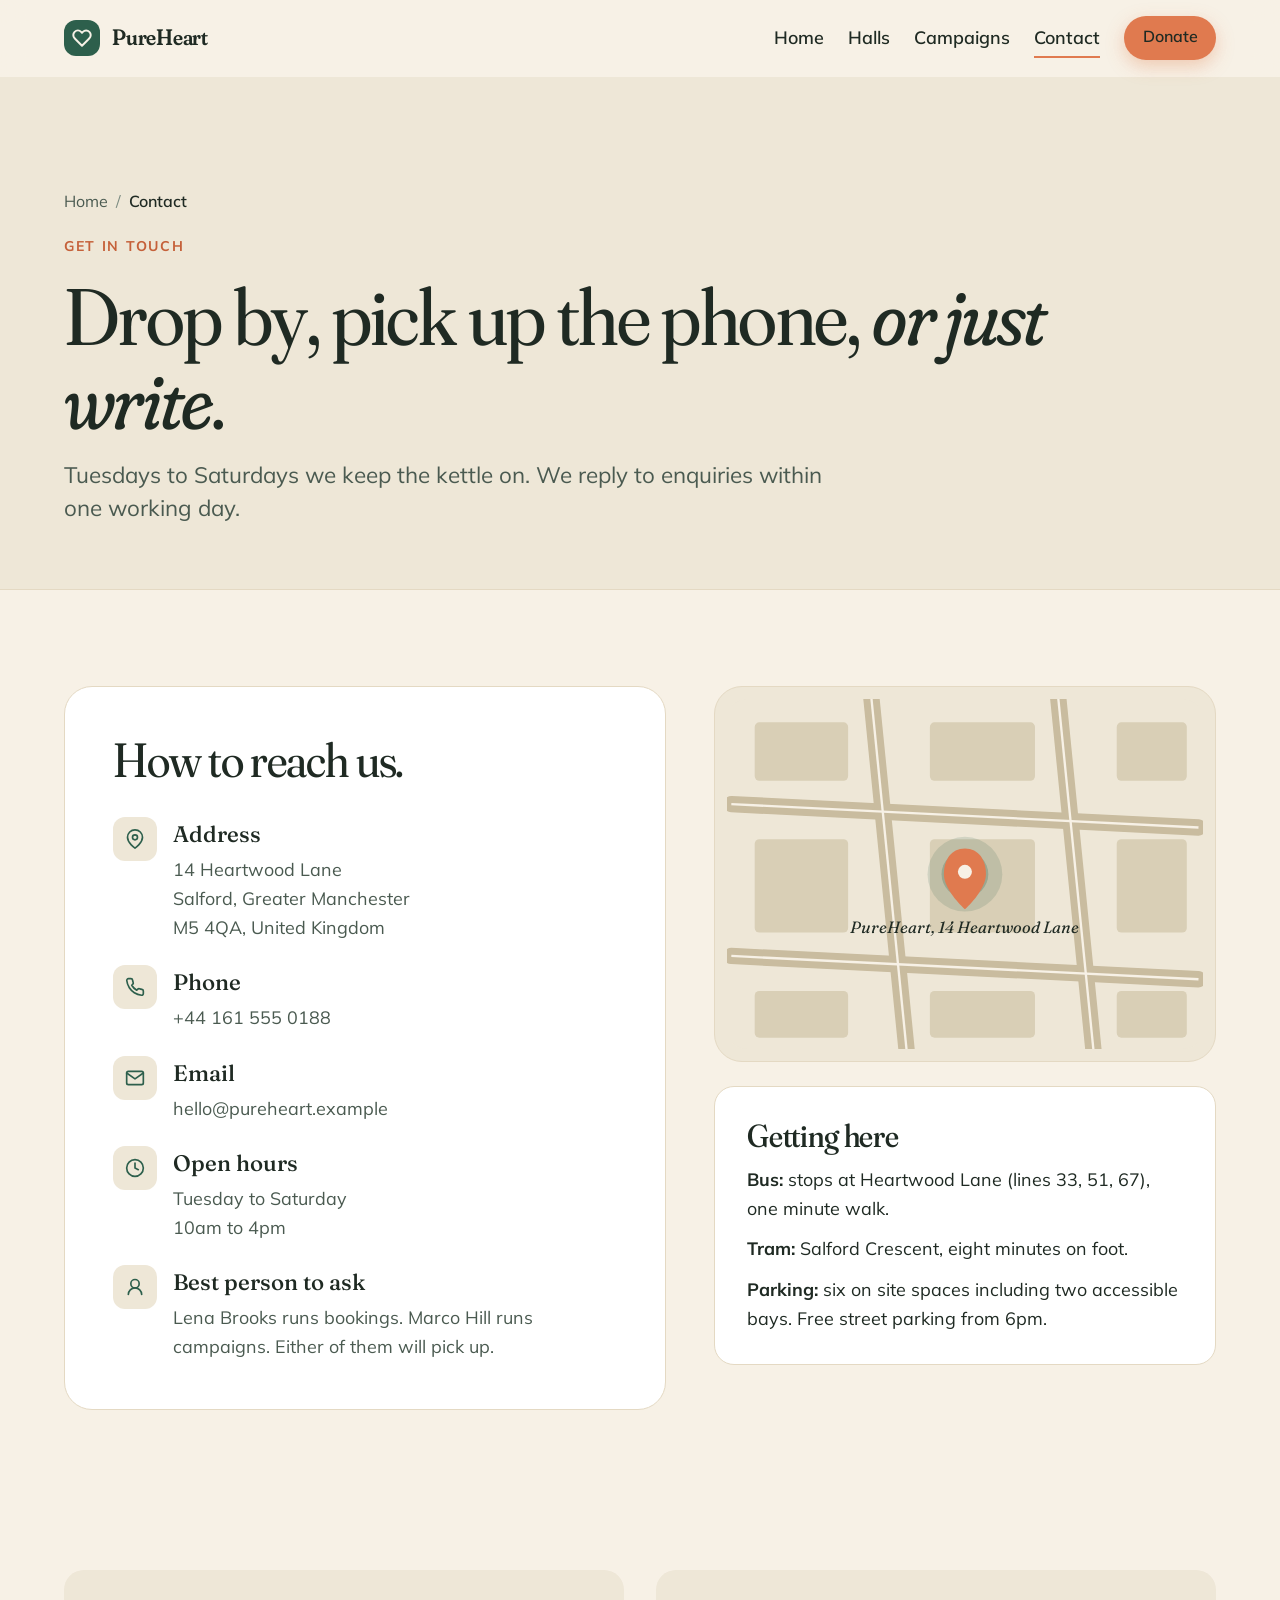
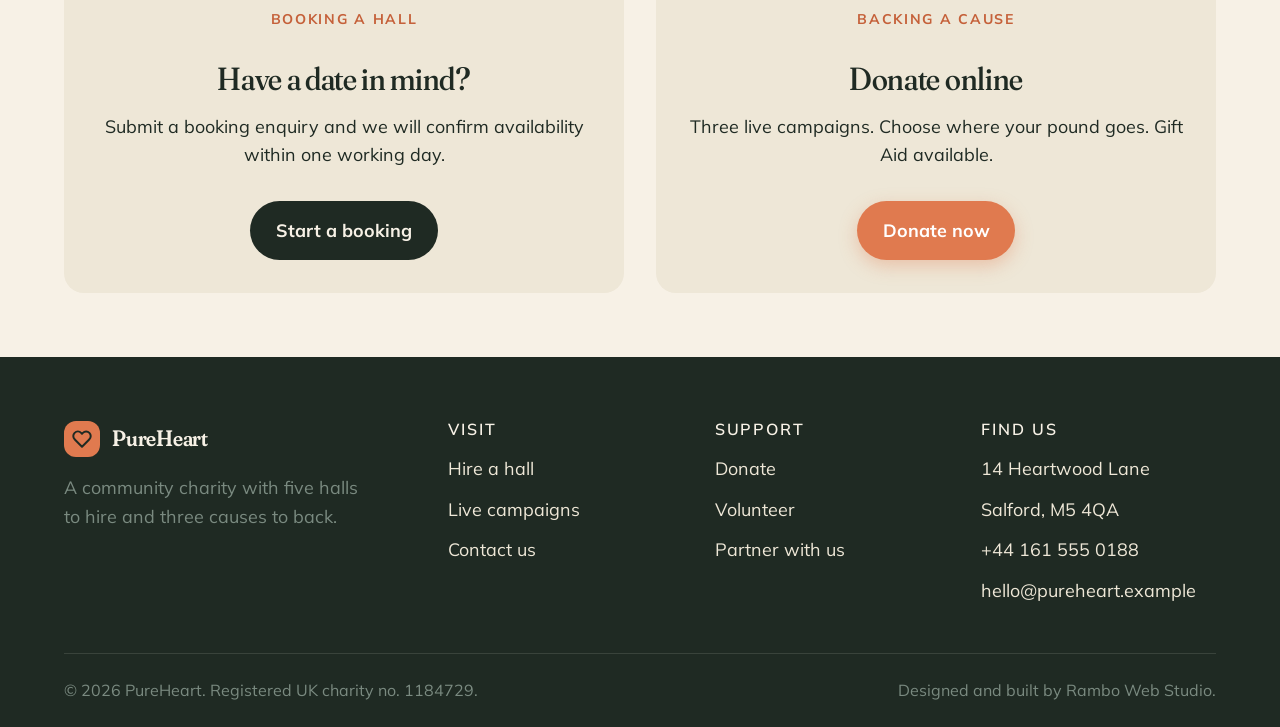
<file: contact.html>
<!DOCTYPE html>
<html lang="en">
<head>
<meta charset="UTF-8">
<meta name="viewport" content="width=device-width, initial-scale=1.0">
<title>Contact PureHeart | Address, phone, email and opening hours</title>
<meta name="description" content="Find PureHeart in Salford. Address, phone, email, opening hours, and the team you will meet. We reply to enquiries within one working day.">
<meta name="theme-color" content="#F7F1E6">

<link rel="canonical" href="href="https://gabpuccini.github.io/pureheart/contact.html">
<link rel="icon" type="image/svg+xml" href="favicon.svg">

<meta property="og:type" content="website">
<meta property="og:title" content="Contact PureHeart">
<meta property="og:description" content="Find us in Salford. Open Tuesday to Saturday, 10 to 4. Phone, email and address.">
<meta property="og:url" content="href="https://gabpuccini.github.io/pureheart/contact.html">

<link rel="preconnect" href="https://fonts.googleapis.com">
<link rel="preconnect" href="https://fonts.gstatic.com" crossorigin>
<link href="https://fonts.googleapis.com/css2?family=Fraunces:ital,opsz,wght,SOFT,WONK@0,9..144,300..700,0..100,0..1;1,9..144,300..700,0..100,0..1&family=Mulish:wght@400;500;600;700;800&display=swap" rel="stylesheet">

<link rel="stylesheet" href="css/styles.css">

<script type="application/ld+json">
{
  "@context": "https://schema.org",
  "@graph": [
    {
      "@type": "BreadcrumbList",
      "itemListElement": [
        { "@type": "ListItem", "position": 1, "name": "Home", "item": "href="https://gabpuccini.github.io/pureheart/" },
        { "@type": "ListItem", "position": 2, "name": "Contact", "item": "href="https://gabpuccini.github.io/pureheart/contact.html" }
      ]
    },
    {
      "@type": "NGO",
      "name": "PureHeart",
      "url": "href="https://gabpuccini.github.io/pureheart/",
      "telephone": "+44 161 555 0188",
      "email": "hello@pureheart.example",
      "address": {
        "@type": "PostalAddress",
        "streetAddress": "14 Heartwood Lane",
        "addressLocality": "Salford",
        "addressRegion": "Greater Manchester",
        "postalCode": "M5 4QA",
        "addressCountry": "GB"
      },
      "openingHoursSpecification": [
        { "@type": "OpeningHoursSpecification", "dayOfWeek": ["Tuesday", "Wednesday", "Thursday", "Friday", "Saturday"], "opens": "10:00", "closes": "16:00" }
      ]
    }
  ]
}
</script>
</head>
<body>

<a class="skip" href="#main">Skip to content</a>

<header class="site_header">
  <div class="container nav">
    <a class="brand" href="index.html" aria-label="PureHeart home">
      <span class="brand_mark" aria-hidden="true">
        <svg viewBox="0 0 24 24" width="20" height="20" fill="none" stroke="currentColor" stroke-width="2.4" stroke-linecap="round" stroke-linejoin="round"><path d="M20.84 4.61a5.5 5.5 0 0 0-7.78 0L12 5.67l-1.06-1.06a5.5 5.5 0 0 0-7.78 7.78l1.06 1.06L12 21.23l7.78-7.78 1.06-1.06a5.5 5.5 0 0 0 0-7.78z"/></svg>
      </span>
      PureHeart
    </a>
    <button class="nav_toggle" type="button" aria-label="Open menu" aria-expanded="false" aria-controls="primary_nav">
      <svg viewBox="0 0 24 24" fill="none" stroke="currentColor" stroke-width="2.4" stroke-linecap="round"><path d="M3 6h18M3 12h18M3 18h18"/></svg>
    </button>
    <ul class="nav_links" id="primary_nav">
      <li><a href="index.html">Home</a></li>
      <li><a href="halls.html">Halls</a></li>
      <li><a href="campaigns.html">Campaigns</a></li>
      <li><a href="contact.html" aria-current="page">Contact</a></li>
      <li class="nav_cta"><a class="btn btn_primary btn_small" href="campaigns.html#donate">Donate</a></li>
    </ul>
  </div>
</header>

<main id="main">

  <section class="page_hero">
    <div class="container">
      <nav aria-label="Breadcrumb">
        <ol class="breadcrumb">
          <li><a href="index.html">Home</a></li>
          <li aria-current="page">Contact</li>
        </ol>
      </nav>
      <span class="eyebrow">Get in touch</span>
      <h1>Drop by, pick up the phone, <span class="serif_italic">or just write</span>.</h1>
      <p class="lead">Tuesdays to Saturdays we keep the kettle on. We reply to enquiries within one working day.</p>
    </div>
  </section>

  <section>
    <div class="container">
      <div class="contact_grid reveal">

        <div class="contact_card">
          <h2 style="font-size: var(--step_2xl);">How to reach us.</h2>
          <ul class="contact_list mt_6">
            <li>
              <span class="icon" aria-hidden="true">
                <svg viewBox="0 0 24 24" width="20" height="20" fill="none" stroke="currentColor" stroke-width="2" stroke-linecap="round" stroke-linejoin="round"><path d="M21 10c0 7-9 13-9 13s-9-6-9-13a9 9 0 0 1 18 0z"/><circle cx="12" cy="10" r="3"/></svg>
              </span>
              <div>
                <strong>Address</strong>
                <span>14 Heartwood Lane<br>Salford, Greater Manchester<br>M5 4QA, United Kingdom</span>
              </div>
            </li>
            <li>
              <span class="icon" aria-hidden="true">
                <svg viewBox="0 0 24 24" width="20" height="20" fill="none" stroke="currentColor" stroke-width="2" stroke-linecap="round" stroke-linejoin="round"><path d="M22 16.92v3a2 2 0 0 1-2.18 2 19.79 19.79 0 0 1-8.63-3.07 19.5 19.5 0 0 1-6-6 19.79 19.79 0 0 1-3.07-8.67A2 2 0 0 1 4.11 2h3a2 2 0 0 1 2 1.72 12.84 12.84 0 0 0 .7 2.81 2 2 0 0 1-.45 2.11L8.09 9.91a16 16 0 0 0 6 6l1.27-1.27a2 2 0 0 1 2.11-.45 12.84 12.84 0 0 0 2.81.7A2 2 0 0 1 22 16.92z"/></svg>
              </span>
              <div>
                <strong>Phone</strong>
                <a href="tel:+441615550188">+44 161 555 0188</a>
              </div>
            </li>
            <li>
              <span class="icon" aria-hidden="true">
                <svg viewBox="0 0 24 24" width="20" height="20" fill="none" stroke="currentColor" stroke-width="2" stroke-linecap="round" stroke-linejoin="round"><path d="M4 4h16c1.1 0 2 .9 2 2v12c0 1.1-.9 2-2 2H4c-1.1 0-2-.9-2-2V6c0-1.1.9-2 2-2z"/><polyline points="22,6 12,13 2,6"/></svg>
              </span>
              <div>
                <strong>Email</strong>
                <a href="mailto:hello@pureheart.example">hello@pureheart.example</a>
              </div>
            </li>
            <li>
              <span class="icon" aria-hidden="true">
                <svg viewBox="0 0 24 24" width="20" height="20" fill="none" stroke="currentColor" stroke-width="2" stroke-linecap="round" stroke-linejoin="round"><circle cx="12" cy="12" r="10"/><polyline points="12 6 12 12 16 14"/></svg>
              </span>
              <div>
                <strong>Open hours</strong>
                <span>Tuesday to Saturday<br>10am to 4pm</span>
              </div>
            </li>
            <li>
              <span class="icon" aria-hidden="true">
                <svg viewBox="0 0 24 24" width="20" height="20" fill="none" stroke="currentColor" stroke-width="2" stroke-linecap="round" stroke-linejoin="round"><circle cx="12" cy="8" r="5"/><path d="M20 21a8 8 0 1 0 -16 0"/></svg>
              </span>
              <div>
                <strong>Best person to ask</strong>
                <span>Lena Brooks runs bookings. Marco Hill runs campaigns. Either of them will pick up.</span>
              </div>
            </li>
          </ul>
        </div>

        <div>
          <div class="map_card" aria-label="Illustrated map showing PureHeart at 14 Heartwood Lane, Salford">
            <svg viewBox="0 0 400 300" xmlns="http://www.w3.org/2000/svg">
              <rect width="400" height="300" fill="#EEE7D7"/>
              <!-- Streets -->
              <g stroke="#C9BC9F" stroke-width="14" fill="none" stroke-linecap="round">
                <path d="M0 90 L400 110"/>
                <path d="M0 220 L400 240"/>
                <path d="M120 0 L150 300"/>
                <path d="M280 0 L310 300"/>
              </g>
              <g stroke="#F7F1E6" stroke-width="2" fill="none">
                <path d="M0 90 L400 110"/>
                <path d="M0 220 L400 240"/>
                <path d="M120 0 L150 300"/>
                <path d="M280 0 L310 300"/>
              </g>
              <!-- Blocks -->
              <g fill="#D9CFB6">
                <rect x="20" y="120" width="80" height="80" rx="4"/>
                <rect x="170" y="120" width="90" height="80" rx="4"/>
                <rect x="330" y="120" width="60" height="80" rx="4"/>
                <rect x="20" y="20" width="80" height="50" rx="4"/>
                <rect x="170" y="20" width="90" height="50" rx="4"/>
                <rect x="330" y="20" width="60" height="50" rx="4"/>
                <rect x="20" y="250" width="80" height="40" rx="4"/>
                <rect x="170" y="250" width="90" height="40" rx="4"/>
                <rect x="330" y="250" width="60" height="40" rx="4"/>
              </g>
              <!-- Pin -->
              <g transform="translate(200 150)">
                <circle r="32" fill="#2D5F4C" opacity="0.15"/>
                <circle r="20" fill="#2D5F4C" opacity="0.25"/>
                <path d="M0 -22 C 12 -22 18 -12 18 0 C 18 14 0 30 0 30 C 0 30 -18 14 -18 0 C -18 -12 -12 -22 0 -22 Z" fill="#E07A4F"/>
                <circle cy="-2" r="6" fill="#F7F1E6"/>
              </g>
              <text x="200" y="200" font-family="Fraunces" font-size="14" font-style="italic" fill="#1F2A23" text-anchor="middle">PureHeart, 14 Heartwood Lane</text>
            </svg>
          </div>

          <div class="card mt_5" style="background: var(--surface);">
            <h3 style="margin-bottom: var(--s_3);">Getting here</h3>
            <p style="margin-bottom: var(--s_3);"><strong>Bus:</strong> stops at Heartwood Lane (lines 33, 51, 67), one minute walk.</p>
            <p style="margin-bottom: var(--s_3);"><strong>Tram:</strong> Salford Crescent, eight minutes on foot.</p>
            <p style="margin-bottom: 0;"><strong>Parking:</strong> six on site spaces including two accessible bays. Free street parking from 6pm.</p>
          </div>
        </div>

      </div>
    </div>
  </section>

  <!-- Quick links to action -->
  <section class="section_tight">
    <div class="container">
      <div class="grid grid_2 reveal">
        <div class="card_flat card text_center">
          <span class="eyebrow">Booking a hall</span>
          <h3 class="mt_4">Have a date in mind?</h3>
          <p>Submit a booking enquiry and we will confirm availability within one working day.</p>
          <a class="btn btn_secondary mt_4" href="halls.html#book">Start a booking</a>
        </div>
        <div class="card_flat card text_center">
          <span class="eyebrow">Backing a cause</span>
          <h3 class="mt_4">Donate online</h3>
          <p>Three live campaigns. Choose where your pound goes. Gift Aid available.</p>
          <a class="btn btn_primary mt_4" href="campaigns.html#donate">Donate now</a>
        </div>
      </div>
    </div>
  </section>

</main>

<footer class="site_footer">
  <div class="container">
    <div class="footer_grid">
      <div>
        <a class="brand" href="index.html">
          <span class="brand_mark" aria-hidden="true">
            <svg viewBox="0 0 24 24" width="20" height="20" fill="none" stroke="currentColor" stroke-width="2.4" stroke-linecap="round" stroke-linejoin="round"><path d="M20.84 4.61a5.5 5.5 0 0 0-7.78 0L12 5.67l-1.06-1.06a5.5 5.5 0 0 0-7.78 7.78l1.06 1.06L12 21.23l7.78-7.78 1.06-1.06a5.5 5.5 0 0 0 0-7.78z"/></svg>
          </span>
          PureHeart
        </a>
        <p style="margin-top: var(--s_4); color: var(--ink_mute); max-width: 28ch;">A community charity with five halls to hire and three causes to back.</p>
      </div>
      <div>
        <h4>Visit</h4>
        <ul>
          <li><a href="halls.html">Hire a hall</a></li>
          <li><a href="campaigns.html">Live campaigns</a></li>
          <li><a href="contact.html">Contact us</a></li>
        </ul>
      </div>
      <div>
        <h4>Support</h4>
        <ul>
          <li><a href="campaigns.html#donate">Donate</a></li>
          <li><a href="contact.html">Volunteer</a></li>
          <li><a href="contact.html">Partner with us</a></li>
        </ul>
      </div>
      <div>
        <h4>Find us</h4>
        <ul>
          <li>14 Heartwood Lane</li>
          <li>Salford, M5 4QA</li>
          <li><a href="tel:+441615550188">+44 161 555 0188</a></li>
          <li><a href="mailto:hello@pureheart.example">hello@pureheart.example</a></li>
        </ul>
      </div>
    </div>
    <div class="footer_bottom">
      <span>© <span id="current_year">2026</span> PureHeart. Registered UK charity no. 1184729.</span>
      <span>Designed and built by Rambo Web Studio.</span>
    </div>
  </div>
</footer>

<script src="js/script.js"></script>
</body>
</html>
</file>
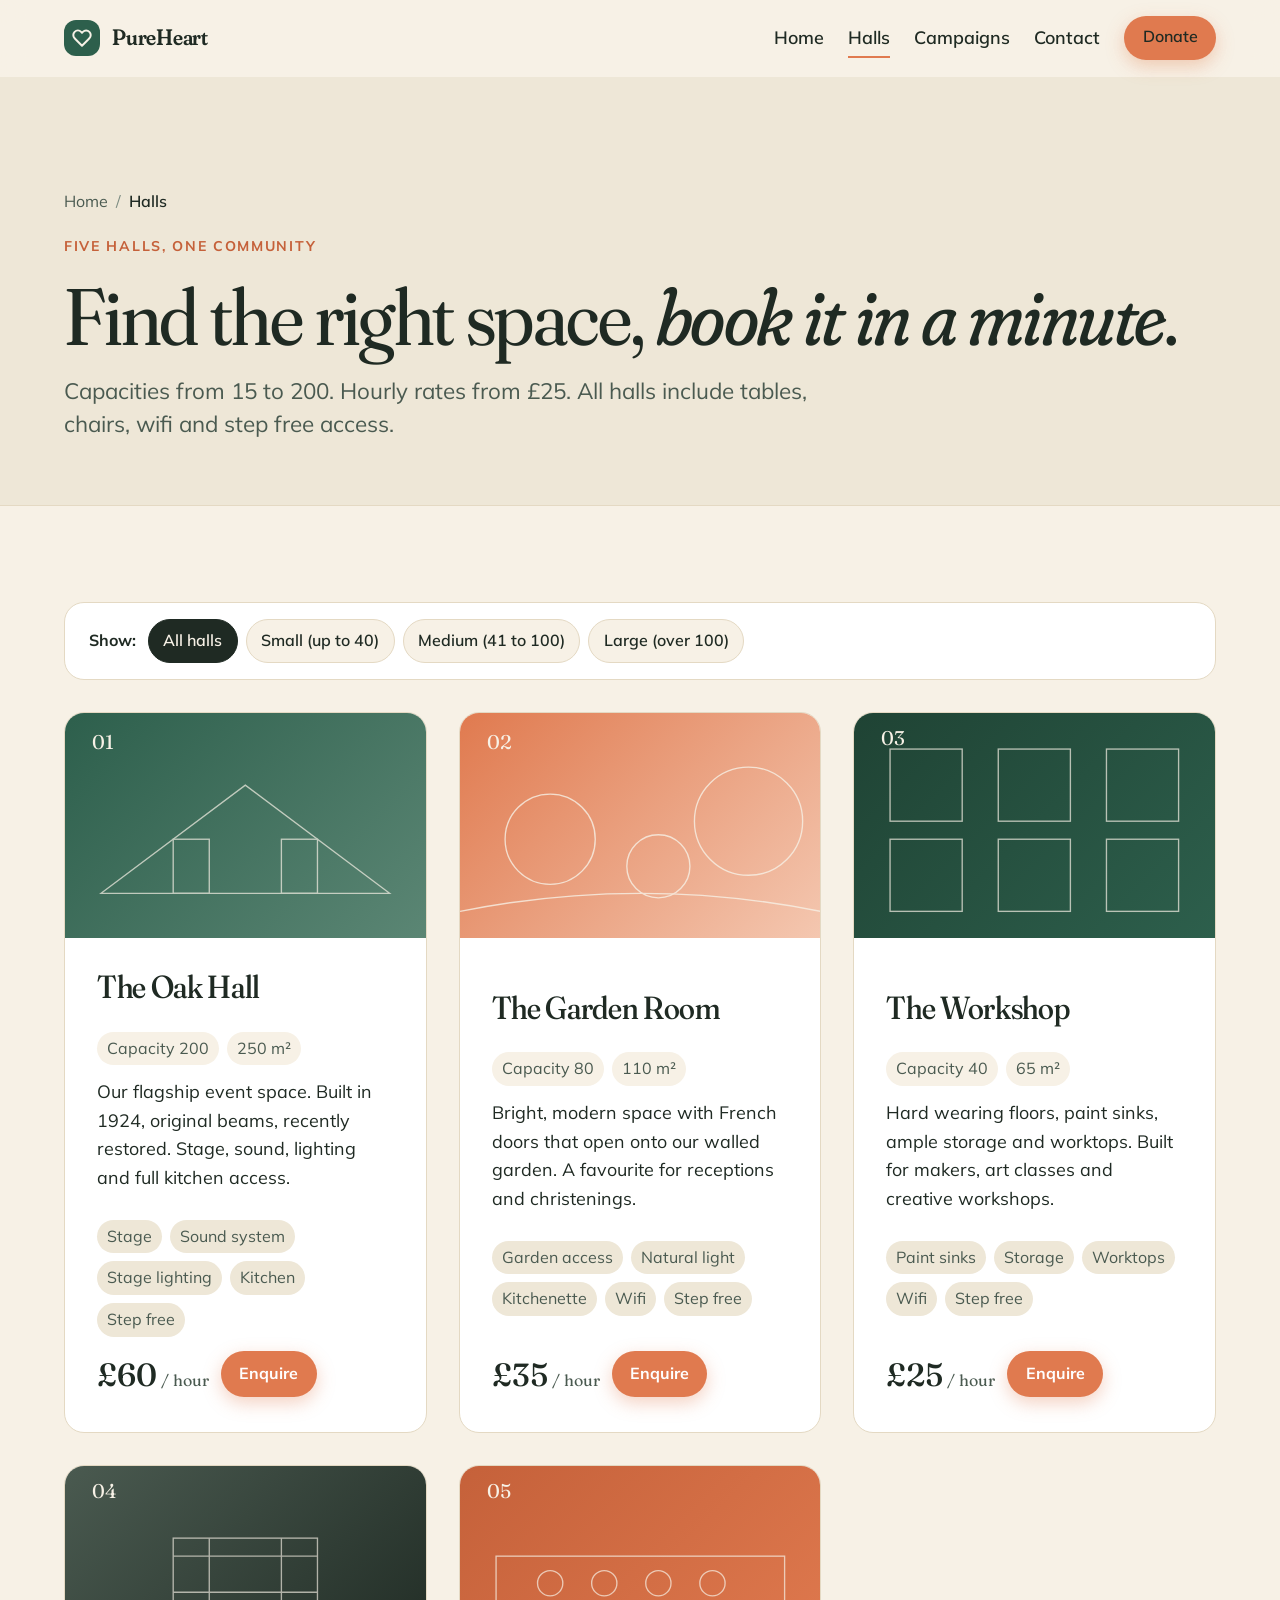
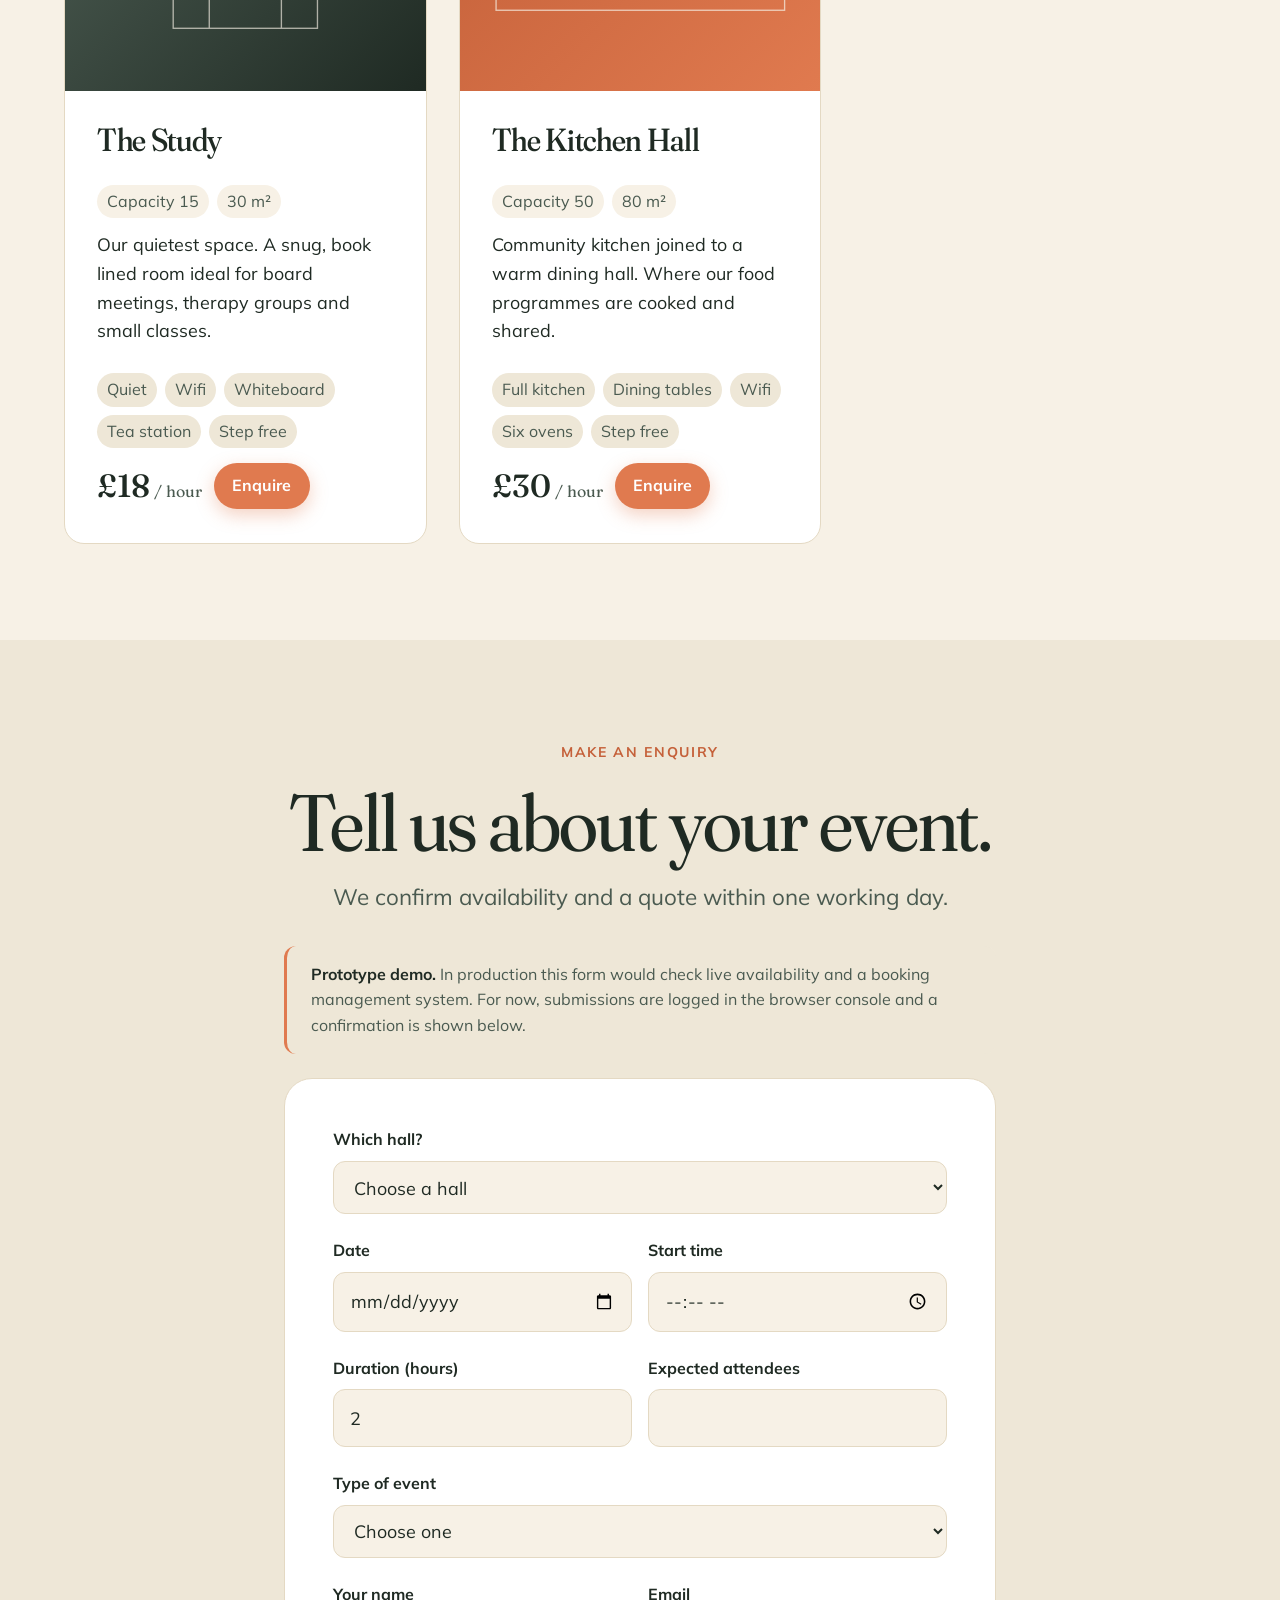
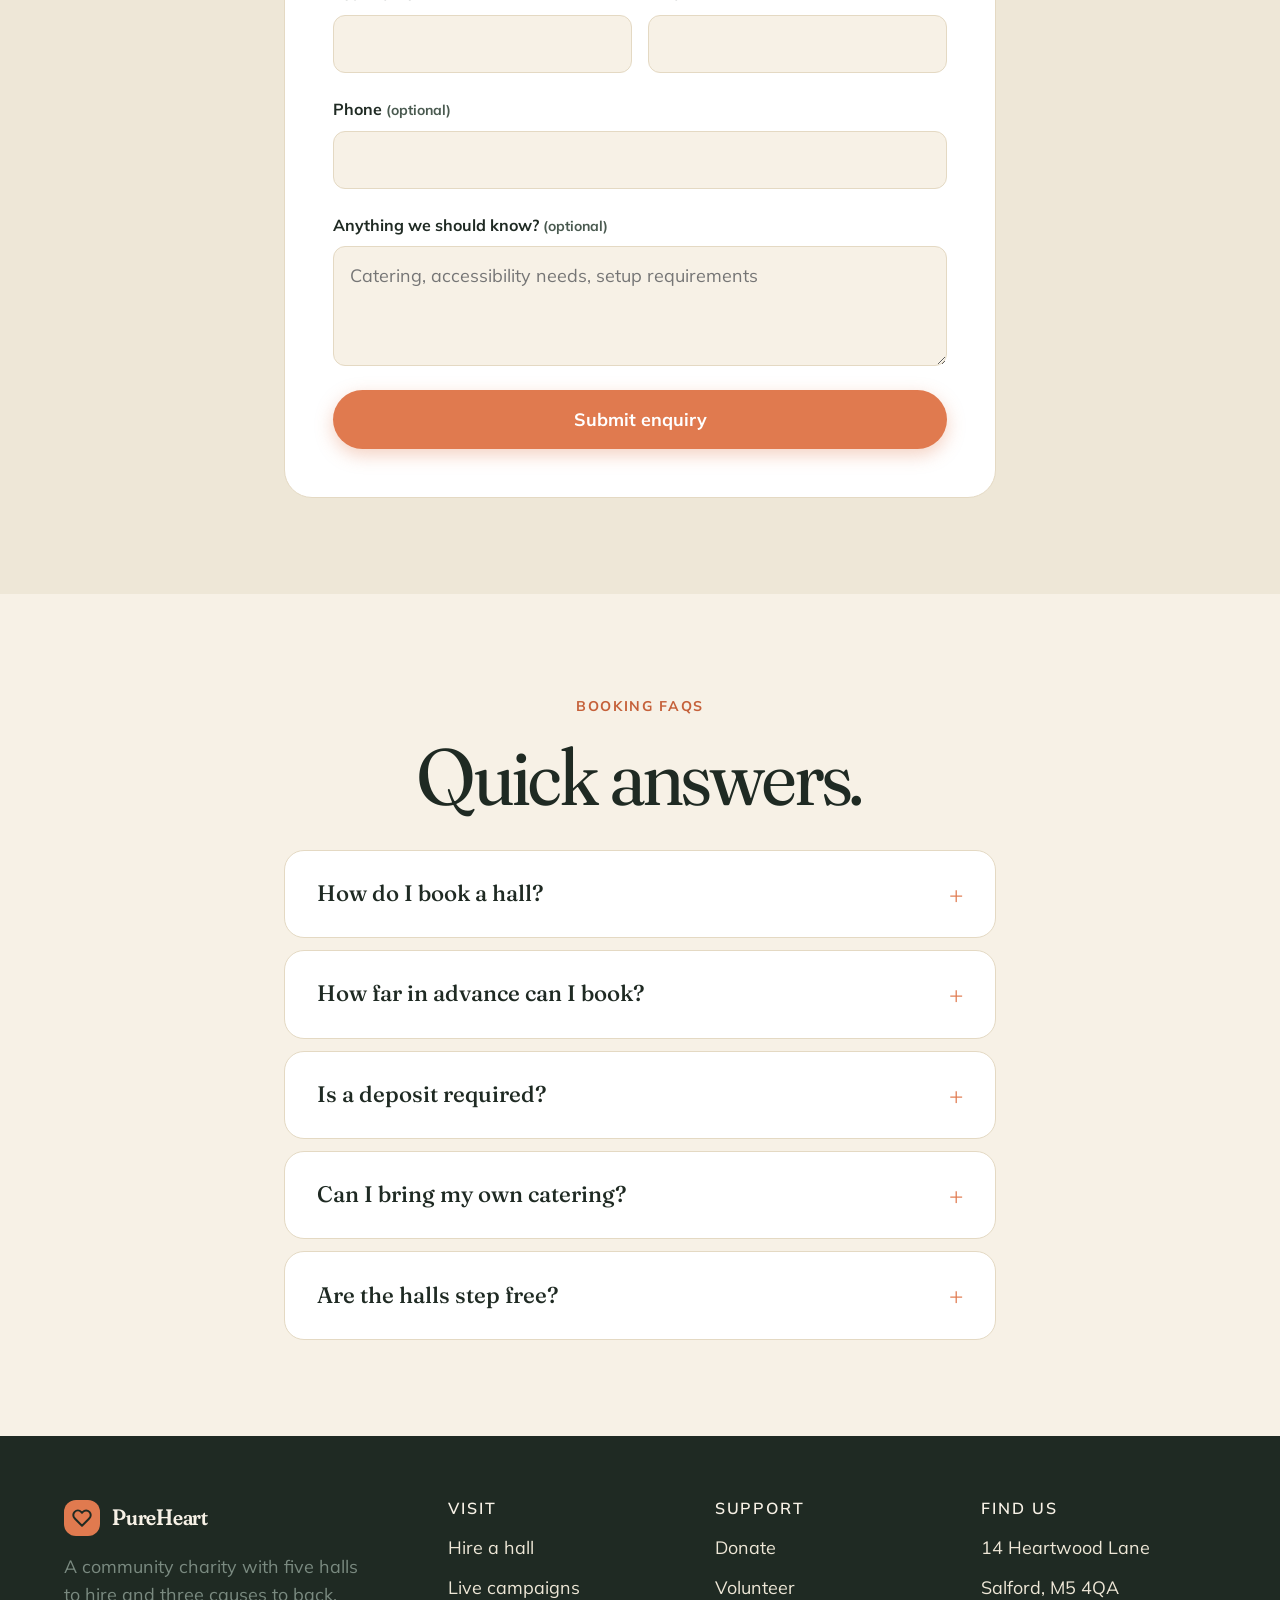
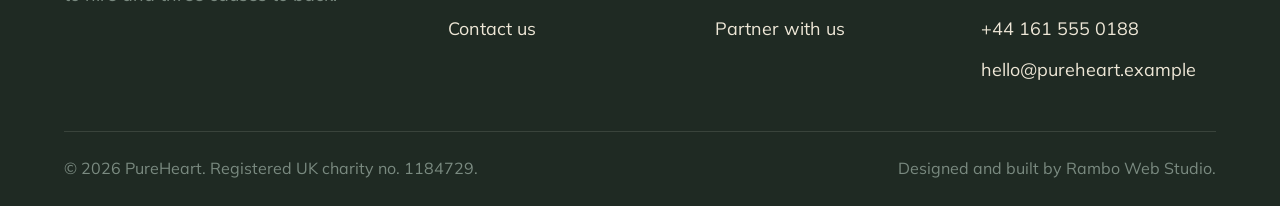
<file: halls.html>
<!DOCTYPE html>
<html lang="en">
<head>
<meta charset="UTF-8">
<meta name="viewport" content="width=device-width, initial-scale=1.0">
<title>Hire a hall | Five spaces from £25 / hour | PureHeart</title>
<meta name="description" content="Browse and book one of our five multi purpose halls. Capacity from 15 to 200, hourly rates from £25, available across Salford. Submit an enquiry online.">
<meta name="theme-color" content="#F7F1E6">

<link rel="canonical" href="href="https://gabpuccini.github.io/pureheart/halls.html">
<link rel="icon" type="image/svg+xml" href="favicon.svg">

<meta property="og:type" content="website">
<meta property="og:title" content="Hire a hall at PureHeart | five spaces from £25 / hour">
<meta property="og:description" content="Five multi purpose halls available for hire. Capacities from 15 to 200, hourly rates from £25. Submit an enquiry online.">
<meta property="og:url" content="href="https://gabpuccini.github.io/pureheart/halls.html">

<link rel="preconnect" href="https://fonts.googleapis.com">
<link rel="preconnect" href="https://fonts.gstatic.com" crossorigin>
<link href="https://fonts.googleapis.com/css2?family=Fraunces:ital,opsz,wght,SOFT,WONK@0,9..144,300..700,0..100,0..1;1,9..144,300..700,0..100,0..1&family=Mulish:wght@400;500;600;700;800&display=swap" rel="stylesheet">

<link rel="stylesheet" href="css/styles.css">

<script type="application/ld+json">
{
  "@context": "https://schema.org",
  "@graph": [
    {
      "@type": "BreadcrumbList",
      "itemListElement": [
        { "@type": "ListItem", "position": 1, "name": "Home", "item": "href="https://gabpuccini.github.io/pureheart/" },
        { "@type": "ListItem", "position": 2, "name": "Halls", "item": "href="https://gabpuccini.github.io/pureheart/halls.html" }
      ]
    },
    {
      "@type": "ItemList",
      "name": "PureHeart halls for hire",
      "itemListElement": [
        { "@type": "ListItem", "position": 1, "item": { "@type": "Place", "name": "The Oak Hall", "maximumAttendeeCapacity": 200, "description": "Main events hall with stage, sound and lighting." } },
        { "@type": "ListItem", "position": 2, "item": { "@type": "Place", "name": "The Garden Room", "maximumAttendeeCapacity": 80, "description": "Light filled room with garden access." } },
        { "@type": "ListItem", "position": 3, "item": { "@type": "Place", "name": "The Workshop", "maximumAttendeeCapacity": 40, "description": "Creative space with sinks and storage." } },
        { "@type": "ListItem", "position": 4, "item": { "@type": "Place", "name": "The Study", "maximumAttendeeCapacity": 15, "description": "Quiet meeting room with wifi." } },
        { "@type": "ListItem", "position": 5, "item": { "@type": "Place", "name": "The Kitchen Hall", "maximumAttendeeCapacity": 50, "description": "Community kitchen and dining hall." } }
      ]
    },
    {
      "@type": "FAQPage",
      "mainEntity": [
        { "@type": "Question", "name": "How do I book a hall?", "acceptedAnswer": { "@type": "Answer", "text": "Submit the booking form on this page with your preferred hall, date and time. We confirm availability within one working day." } },
        { "@type": "Question", "name": "How far in advance can I book?", "acceptedAnswer": { "@type": "Answer", "text": "Up to twelve months in advance. We recommend booking at least four weeks ahead for weekend events." } },
        { "@type": "Question", "name": "Is a deposit required?", "acceptedAnswer": { "@type": "Answer", "text": "A refundable deposit of £100 secures your booking. The balance is payable seven days before your event." } },
        { "@type": "Question", "name": "Can I bring my own catering?", "acceptedAnswer": { "@type": "Answer", "text": "Yes. All halls allow external catering. The Kitchen Hall and Oak Hall have full catering kitchens you can use." } }
      ]
    }
  ]
}
</script>
</head>
<body>

<a class="skip" href="#main">Skip to content</a>

<header class="site_header">
  <div class="container nav">
    <a class="brand" href="index.html" aria-label="PureHeart home">
      <span class="brand_mark" aria-hidden="true">
        <svg viewBox="0 0 24 24" width="20" height="20" fill="none" stroke="currentColor" stroke-width="2.4" stroke-linecap="round" stroke-linejoin="round"><path d="M20.84 4.61a5.5 5.5 0 0 0-7.78 0L12 5.67l-1.06-1.06a5.5 5.5 0 0 0-7.78 7.78l1.06 1.06L12 21.23l7.78-7.78 1.06-1.06a5.5 5.5 0 0 0 0-7.78z"/></svg>
      </span>
      PureHeart
    </a>
    <button class="nav_toggle" type="button" aria-label="Open menu" aria-expanded="false" aria-controls="primary_nav">
      <svg viewBox="0 0 24 24" fill="none" stroke="currentColor" stroke-width="2.4" stroke-linecap="round"><path d="M3 6h18M3 12h18M3 18h18"/></svg>
    </button>
    <ul class="nav_links" id="primary_nav">
      <li><a href="index.html">Home</a></li>
      <li><a href="halls.html" aria-current="page">Halls</a></li>
      <li><a href="campaigns.html">Campaigns</a></li>
      <li><a href="contact.html">Contact</a></li>
      <li class="nav_cta"><a class="btn btn_primary btn_small" href="campaigns.html#donate">Donate</a></li>
    </ul>
  </div>
</header>

<main id="main">

  <section class="page_hero">
    <div class="container">
      <nav aria-label="Breadcrumb">
        <ol class="breadcrumb">
          <li><a href="index.html">Home</a></li>
          <li aria-current="page">Halls</li>
        </ol>
      </nav>
      <span class="eyebrow">Five halls, one community</span>
      <h1>Find the right space, <span class="serif_italic">book it in a minute</span>.</h1>
      <p class="lead">Capacities from 15 to 200. Hourly rates from £25. All halls include tables, chairs, wifi and step free access.</p>
    </div>
  </section>

  <section>
    <div class="container">

      <div class="filter_bar reveal" role="group" aria-label="Filter halls by size">
        <label>Show:</label>
        <div class="filter_chips">
          <button class="chip is_active" data-filter="all" type="button">All halls</button>
          <button class="chip" data-filter="small" type="button">Small (up to 40)</button>
          <button class="chip" data-filter="medium" type="button">Medium (41 to 100)</button>
          <button class="chip" data-filter="large" type="button">Large (over 100)</button>
        </div>
      </div>

      <div class="grid grid_3 reveal">

        <article class="hall_card" data-hall-capacity="200" id="oak">
          <div class="hall_media" style="background: linear-gradient(135deg, #2D5F4C, #5B8674);">
            <svg viewBox="0 0 400 250" preserveAspectRatio="xMidYMid slice" aria-hidden="true">
              <g stroke="#F7F1E6" stroke-width="1.5" fill="none" opacity="0.7">
                <path d="M40 200 L200 80 L360 200 Z"/>
                <rect x="120" y="140" width="40" height="60"/>
                <rect x="240" y="140" width="40" height="60"/>
              </g>
              <text x="30" y="40" font-family="Fraunces" font-size="22" fill="#F7F1E6">01</text>
            </svg>
          </div>
          <div class="hall_body">
            <h3>The Oak Hall</h3>
            <div class="hall_meta">
              <span>Capacity 200</span>
              <span>250 m²</span>
            </div>
            <p>Our flagship event space. Built in 1924, original beams, recently restored. Stage, sound, lighting and full kitchen access.</p>
            <ul class="hall_features">
              <li>Stage</li><li>Sound system</li><li>Stage lighting</li><li>Kitchen</li><li>Step free</li>
            </ul>
            <div class="hall_actions">
              <span class="hall_price">£60<span> / hour</span></span>
              <a class="btn btn_primary btn_small" href="?hall=oak#book">Enquire</a>
            </div>
          </div>
        </article>

        <article class="hall_card" data-hall-capacity="80" id="garden">
          <div class="hall_media" style="background: linear-gradient(135deg, #E07A4F, #F4C7B0);">
            <svg viewBox="0 0 400 250" preserveAspectRatio="xMidYMid slice" aria-hidden="true">
              <g stroke="#F7F1E6" stroke-width="1.5" fill="none" opacity="0.8">
                <circle cx="100" cy="140" r="50"/>
                <circle cx="220" cy="170" r="35"/>
                <circle cx="320" cy="120" r="60"/>
                <path d="M0 220 Q200 180 400 220"/>
              </g>
              <text x="30" y="40" font-family="Fraunces" font-size="22" fill="#F7F1E6">02</text>
            </svg>
          </div>
          <div class="hall_body">
            <h3>The Garden Room</h3>
            <div class="hall_meta">
              <span>Capacity 80</span>
              <span>110 m²</span>
            </div>
            <p>Bright, modern space with French doors that open onto our walled garden. A favourite for receptions and christenings.</p>
            <ul class="hall_features">
              <li>Garden access</li><li>Natural light</li><li>Kitchenette</li><li>Wifi</li><li>Step free</li>
            </ul>
            <div class="hall_actions">
              <span class="hall_price">£35<span> / hour</span></span>
              <a class="btn btn_primary btn_small" href="?hall=garden#book">Enquire</a>
            </div>
          </div>
        </article>

        <article class="hall_card" data-hall-capacity="40" id="workshop">
          <div class="hall_media" style="background: linear-gradient(135deg, #1F4334, #2D5F4C);">
            <svg viewBox="0 0 400 250" preserveAspectRatio="xMidYMid slice" aria-hidden="true">
              <g stroke="#F7F1E6" stroke-width="1.5" fill="none" opacity="0.7">
                <rect x="40" y="40" width="80" height="80"/>
                <rect x="160" y="40" width="80" height="80"/>
                <rect x="280" y="40" width="80" height="80"/>
                <rect x="40" y="140" width="80" height="80"/>
                <rect x="160" y="140" width="80" height="80"/>
                <rect x="280" y="140" width="80" height="80"/>
              </g>
              <text x="30" y="35" font-family="Fraunces" font-size="22" fill="#F7F1E6">03</text>
            </svg>
          </div>
          <div class="hall_body">
            <h3>The Workshop</h3>
            <div class="hall_meta">
              <span>Capacity 40</span>
              <span>65 m²</span>
            </div>
            <p>Hard wearing floors, paint sinks, ample storage and worktops. Built for makers, art classes and creative workshops.</p>
            <ul class="hall_features">
              <li>Paint sinks</li><li>Storage</li><li>Worktops</li><li>Wifi</li><li>Step free</li>
            </ul>
            <div class="hall_actions">
              <span class="hall_price">£25<span> / hour</span></span>
              <a class="btn btn_primary btn_small" href="?hall=workshop#book">Enquire</a>
            </div>
          </div>
        </article>

        <article class="hall_card" data-hall-capacity="15" id="study">
          <div class="hall_media" style="background: linear-gradient(135deg, #4A5A50, #1F2A23);">
            <svg viewBox="0 0 400 250" preserveAspectRatio="xMidYMid slice" aria-hidden="true">
              <g stroke="#F7F1E6" stroke-width="1.5" fill="none" opacity="0.65">
                <rect x="120" y="80" width="160" height="100"/>
                <line x1="120" y1="100" x2="280" y2="100"/>
                <line x1="120" y1="140" x2="280" y2="140"/>
                <line x1="160" y1="80" x2="160" y2="180"/>
                <line x1="240" y1="80" x2="240" y2="180"/>
              </g>
              <text x="30" y="35" font-family="Fraunces" font-size="22" fill="#F7F1E6">04</text>
            </svg>
          </div>
          <div class="hall_body">
            <h3>The Study</h3>
            <div class="hall_meta">
              <span>Capacity 15</span>
              <span>30 m²</span>
            </div>
            <p>Our quietest space. A snug, book lined room ideal for board meetings, therapy groups and small classes.</p>
            <ul class="hall_features">
              <li>Quiet</li><li>Wifi</li><li>Whiteboard</li><li>Tea station</li><li>Step free</li>
            </ul>
            <div class="hall_actions">
              <span class="hall_price">£18<span> / hour</span></span>
              <a class="btn btn_primary btn_small" href="?hall=study#book">Enquire</a>
            </div>
          </div>
        </article>

        <article class="hall_card" data-hall-capacity="50" id="kitchen">
          <div class="hall_media" style="background: linear-gradient(135deg, #C5613A, #E07A4F);">
            <svg viewBox="0 0 400 250" preserveAspectRatio="xMidYMid slice" aria-hidden="true">
              <g stroke="#F7F1E6" stroke-width="1.5" fill="none" opacity="0.7">
                <rect x="40" y="100" width="320" height="60"/>
                <circle cx="100" cy="130" r="14"/>
                <circle cx="160" cy="130" r="14"/>
                <circle cx="220" cy="130" r="14"/>
                <circle cx="280" cy="130" r="14"/>
              </g>
              <text x="30" y="35" font-family="Fraunces" font-size="22" fill="#F7F1E6">05</text>
            </svg>
          </div>
          <div class="hall_body">
            <h3>The Kitchen Hall</h3>
            <div class="hall_meta">
              <span>Capacity 50</span>
              <span>80 m²</span>
            </div>
            <p>Community kitchen joined to a warm dining hall. Where our food programmes are cooked and shared.</p>
            <ul class="hall_features">
              <li>Full kitchen</li><li>Dining tables</li><li>Wifi</li><li>Six ovens</li><li>Step free</li>
            </ul>
            <div class="hall_actions">
              <span class="hall_price">£30<span> / hour</span></span>
              <a class="btn btn_primary btn_small" href="?hall=kitchen#book">Enquire</a>
            </div>
          </div>
        </article>

      </div>
    </div>
  </section>

  <!-- Booking form (DF1) -->
  <section id="book" style="background: var(--bg_alt);">
    <div class="container container_narrow">
      <div class="text_center reveal">
        <span class="eyebrow">Make an enquiry</span>
        <h2>Tell us about your event.</h2>
        <p class="lead mx_auto">We confirm availability and a quote within one working day.</p>
      </div>

      <div class="mt_6 reveal">
        <div class="note">
          <strong>Prototype demo.</strong> In production this form would check live availability and a booking management system. For now, submissions are logged in the browser console and a confirmation is shown below.
        </div>

        <form class="form" id="booking_form" novalidate>
          <div class="field">
            <label for="hall">Which hall?</label>
            <select name="hall" id="hall" required>
              <option value="">Choose a hall</option>
              <option value="oak">The Oak Hall (capacity 200)</option>
              <option value="garden">The Garden Room (capacity 80)</option>
              <option value="workshop">The Workshop (capacity 40)</option>
              <option value="study">The Study (capacity 15)</option>
              <option value="kitchen">The Kitchen Hall (capacity 50)</option>
            </select>
            <p class="field_error">Please choose a hall.</p>
          </div>

          <div class="field_row">
            <div class="field">
              <label for="date">Date</label>
              <input type="date" name="date" id="date" required>
              <p class="field_error">Please pick a date.</p>
            </div>
            <div class="field">
              <label for="time">Start time</label>
              <input type="time" name="time" id="time" required>
              <p class="field_error">Please pick a time.</p>
            </div>
          </div>

          <div class="field_row">
            <div class="field">
              <label for="duration">Duration (hours)</label>
              <input type="number" name="duration" id="duration" min="1" max="12" value="2" required>
              <p class="field_error">Enter how many hours you need.</p>
            </div>
            <div class="field">
              <label for="attendees">Expected attendees</label>
              <input type="number" name="attendees" id="attendees" min="1" required>
              <p class="field_error">Please estimate attendance.</p>
            </div>
          </div>

          <div class="field">
            <label for="event_type">Type of event</label>
            <select name="event_type" id="event_type" required>
              <option value="">Choose one</option>
              <option>Wedding or reception</option>
              <option>Birthday or anniversary</option>
              <option>Class or workshop</option>
              <option>Community meeting</option>
              <option>Funeral or wake</option>
              <option>Other</option>
            </select>
            <p class="field_error">Please choose an event type.</p>
          </div>

          <div class="field_row">
            <div class="field">
              <label for="name">Your name</label>
              <input type="text" name="name" id="name" required autocomplete="name">
              <p class="field_error">Please tell us your name.</p>
            </div>
            <div class="field">
              <label for="email">Email</label>
              <input type="email" name="email" id="email" required autocomplete="email">
              <p class="field_error">We need a valid email address.</p>
            </div>
          </div>

          <div class="field">
            <label for="phone">Phone <span class="hint">(optional)</span></label>
            <input type="tel" name="phone" id="phone" autocomplete="tel">
          </div>

          <div class="field">
            <label for="message">Anything we should know? <span class="hint">(optional)</span></label>
            <textarea name="message" id="message" placeholder="Catering, accessibility needs, setup requirements"></textarea>
          </div>

          <button type="submit" class="btn btn_primary btn_block">Submit enquiry</button>
        </form>

        <div class="form_success" id="booking_success" role="status" aria-live="polite">
          <div class="form_success_icon" aria-hidden="true">
            <svg viewBox="0 0 24 24" width="32" height="32" fill="none" stroke="currentColor" stroke-width="3" stroke-linecap="round" stroke-linejoin="round"><polyline points="4 12 10 18 20 6"/></svg>
          </div>
          <h3>Enquiry sent.</h3>
          <p>Thank you. In production we would reply within one working day with availability and a quote. For this prototype your submission was logged to the console.</p>
          <button type="button" class="btn btn_ghost btn_small mt_4" id="booking_reset">Make another enquiry</button>
        </div>
      </div>
    </div>
  </section>

  <!-- FAQ -->
  <section>
    <div class="container container_narrow">
      <div class="text_center reveal">
        <span class="eyebrow">Booking FAQs</span>
        <h2>Quick answers.</h2>
      </div>
      <div class="faq_list mt_6 reveal">
        <details class="faq_item">
          <summary>How do I book a hall?</summary>
          <div class="faq_body"><p>Submit the booking form on this page with your preferred hall, date and time. We confirm availability within one working day, normally faster.</p></div>
        </details>
        <details class="faq_item">
          <summary>How far in advance can I book?</summary>
          <div class="faq_body"><p>Up to twelve months in advance. We recommend booking at least four weeks ahead for weekend events.</p></div>
        </details>
        <details class="faq_item">
          <summary>Is a deposit required?</summary>
          <div class="faq_body"><p>A refundable deposit of £100 secures your booking. The balance is payable seven days before your event.</p></div>
        </details>
        <details class="faq_item">
          <summary>Can I bring my own catering?</summary>
          <div class="faq_body"><p>Yes. All halls allow external catering. The Kitchen Hall and Oak Hall have full catering kitchens you can use.</p></div>
        </details>
        <details class="faq_item">
          <summary>Are the halls step free?</summary>
          <div class="faq_body"><p>Yes. All five halls are step free at the entrance. The Oak Hall and Garden Room have accessible toilets on the same level.</p></div>
        </details>
      </div>
    </div>
  </section>

</main>

<footer class="site_footer">
  <div class="container">
    <div class="footer_grid">
      <div>
        <a class="brand" href="index.html">
          <span class="brand_mark" aria-hidden="true">
            <svg viewBox="0 0 24 24" width="20" height="20" fill="none" stroke="currentColor" stroke-width="2.4" stroke-linecap="round" stroke-linejoin="round"><path d="M20.84 4.61a5.5 5.5 0 0 0-7.78 0L12 5.67l-1.06-1.06a5.5 5.5 0 0 0-7.78 7.78l1.06 1.06L12 21.23l7.78-7.78 1.06-1.06a5.5 5.5 0 0 0 0-7.78z"/></svg>
          </span>
          PureHeart
        </a>
        <p style="margin-top: var(--s_4); color: var(--ink_mute); max-width: 28ch;">A community charity with five halls to hire and three causes to back.</p>
      </div>
      <div>
        <h4>Visit</h4>
        <ul>
          <li><a href="halls.html">Hire a hall</a></li>
          <li><a href="campaigns.html">Live campaigns</a></li>
          <li><a href="contact.html">Contact us</a></li>
        </ul>
      </div>
      <div>
        <h4>Support</h4>
        <ul>
          <li><a href="campaigns.html#donate">Donate</a></li>
          <li><a href="contact.html">Volunteer</a></li>
          <li><a href="contact.html">Partner with us</a></li>
        </ul>
      </div>
      <div>
        <h4>Find us</h4>
        <ul>
          <li>14 Heartwood Lane</li>
          <li>Salford, M5 4QA</li>
          <li><a href="tel:+441615550188">+44 161 555 0188</a></li>
          <li><a href="mailto:hello@pureheart.example">hello@pureheart.example</a></li>
        </ul>
      </div>
    </div>
    <div class="footer_bottom">
      <span>© <span id="current_year">2026</span> PureHeart. Registered UK charity no. 1184729.</span>
      <span>Designed and built by Rambo Web Studio.</span>
    </div>
  </div>
</footer>

<script src="js/script.js"></script>
</body>
</html>
</file>
<file: css/styles.css>
/* =========================================================
   PureHeart — Design System
   Editorial warm community charity site.
   Palette: warm cream paper, forest green, terracotta coral accent.
   Type: Fraunces (display, variable serif) + Mulish (body, humanist sans).
   ========================================================= */

/* ---------- Tokens ---------- */
:root {
  /* Colour */
  --bg: #F7F1E6;
  --bg_alt: #EEE7D7;
  --bg_deep: #E6DDC7;
  --ink: #1F2A23;
  --ink_soft: #4A5A50;
  --ink_mute: #7A8A80;
  --brand: #2D5F4C;
  --brand_deep: #1F4334;
  --brand_soft: #5B8674;
  --accent: #E07A4F;
  --accent_deep: #C5613A;
  --accent_soft: #F4C7B0;
  --surface: #FFFFFF;
  --border: #E4D9C3;
  --border_strong: #C9BC9F;
  --shadow: 0 10px 30px rgba(31, 42, 35, 0.08);
  --shadow_lift: 0 18px 50px rgba(31, 42, 35, 0.14);
  --focus: 0 0 0 3px rgba(224, 122, 79, 0.45);

  /* Type */
  --font_display: "Fraunces", "Georgia", serif;
  --font_body: "Mulish", "Helvetica Neue", system-ui, sans-serif;
  --step_xs: clamp(0.78rem, 0.74rem + 0.18vw, 0.88rem);
  --step_sm: clamp(0.88rem, 0.84rem + 0.2vw, 1rem);
  --step_md: clamp(1rem, 0.96rem + 0.25vw, 1.12rem);
  --step_lg: clamp(1.18rem, 1.1rem + 0.45vw, 1.4rem);
  --step_xl: clamp(1.5rem, 1.3rem + 1vw, 2rem);
  --step_2xl: clamp(2rem, 1.6rem + 2vw, 3rem);
  --step_3xl: clamp(2.8rem, 2.2rem + 3.5vw, 5rem);
  --step_4xl: clamp(3.5rem, 2.6rem + 5vw, 7rem);

  /* Spacing */
  --s_1: 0.25rem;
  --s_2: 0.5rem;
  --s_3: 0.75rem;
  --s_4: 1rem;
  --s_5: 1.5rem;
  --s_6: 2rem;
  --s_7: 3rem;
  --s_8: 4rem;
  --s_9: 6rem;
  --s_10: 8rem;

  /* Radii */
  --r_sm: 6px;
  --r_md: 12px;
  --r_lg: 20px;
  --r_xl: 28px;
  --r_pill: 999px;

  /* Motion */
  --t_fast: 150ms cubic-bezier(0.4, 0, 0.2, 1);
  --t_base: 240ms cubic-bezier(0.4, 0, 0.2, 1);
  --t_slow: 480ms cubic-bezier(0.4, 0, 0.2, 1);

  /* Layout */
  --container: 1200px;
  --container_narrow: 760px;
}

/* ---------- Reset ---------- */
*, *::before, *::after { box-sizing: border-box; }
html { scroll-behavior: smooth; -webkit-text-size-adjust: 100%; }
body {
  margin: 0;
  font-family: var(--font_body);
  font-size: var(--step_md);
  line-height: 1.6;
  color: var(--ink);
  background: var(--bg);
  font-feature-settings: "ss01", "ss02";
  -webkit-font-smoothing: antialiased;
  -moz-osx-font-smoothing: grayscale;
  text-rendering: optimizeLegibility;
}
img, svg, video { max-width: 100%; height: auto; display: block; }
button, input, textarea, select { font: inherit; color: inherit; }
button { cursor: pointer; border: none; background: none; }
a { color: var(--brand); text-decoration: none; transition: color var(--t_fast); }
a:hover { color: var(--brand_deep); }
:focus-visible { outline: none; box-shadow: var(--focus); border-radius: var(--r_sm); }

/* ---------- Skip link ---------- */
.skip {
  position: absolute;
  top: -100px;
  left: var(--s_4);
  background: var(--ink);
  color: var(--bg);
  padding: var(--s_3) var(--s_5);
  border-radius: var(--r_md);
  z-index: 1000;
  transition: top var(--t_base);
}
.skip:focus { top: var(--s_4); color: var(--bg); }

/* ---------- Typography ---------- */
h1, h2, h3, h4 {
  font-family: var(--font_display);
  font-weight: 500;
  font-variation-settings: "opsz" 144, "SOFT" 50, "WONK" 0;
  line-height: 1.05;
  letter-spacing: -0.02em;
  color: var(--ink);
  margin: 0 0 var(--s_4);
}
h1 { font-size: var(--step_4xl); font-weight: 400; }
h2 { font-size: var(--step_3xl); font-weight: 400; }
h3 { font-size: var(--step_xl); font-weight: 500; letter-spacing: -0.01em; }
h4 { font-size: var(--step_lg); font-weight: 600; letter-spacing: 0; }
p { margin: 0 0 var(--s_4); max-width: 65ch; }
.lead {
  font-size: var(--step_lg);
  line-height: 1.5;
  color: var(--ink_soft);
  max-width: 60ch;
}
.eyebrow {
  display: inline-block;
  font-family: var(--font_body);
  font-size: var(--step_xs);
  font-weight: 700;
  letter-spacing: 0.12em;
  text-transform: uppercase;
  color: var(--accent_deep);
  margin-bottom: var(--s_4);
}
.serif_italic { font-style: italic; font-variation-settings: "opsz" 144, "SOFT" 100, "WONK" 1; }

/* ---------- Layout ---------- */
.container {
  width: 100%;
  max-width: var(--container);
  margin-inline: auto;
  padding-inline: var(--s_5);
}
.container_narrow { max-width: var(--container_narrow); }
section { padding-block: var(--s_9); }
@media (max-width: 720px) { section { padding-block: var(--s_8); } }
.section_tight { padding-block: var(--s_8); }

.grid { display: grid; gap: var(--s_6); }
.grid_2 { grid-template-columns: repeat(2, minmax(0, 1fr)); }
.grid_3 { grid-template-columns: repeat(3, minmax(0, 1fr)); }
.grid_4 { grid-template-columns: repeat(4, minmax(0, 1fr)); }
@media (max-width: 900px) {
  .grid_3, .grid_4 { grid-template-columns: repeat(2, minmax(0, 1fr)); }
}
@media (max-width: 600px) {
  .grid_2, .grid_3, .grid_4 { grid-template-columns: 1fr; }
}

.stack { display: flex; flex-direction: column; gap: var(--s_4); }
.row { display: flex; flex-wrap: wrap; gap: var(--s_4); align-items: center; }
.spread { display: flex; align-items: center; justify-content: space-between; gap: var(--s_4); flex-wrap: wrap; }

/* ---------- Buttons ---------- */
.btn {
  display: inline-flex;
  align-items: center;
  justify-content: center;
  gap: var(--s_2);
  padding: 0.95rem 1.6rem;
  min-height: 48px;
  font-weight: 700;
  font-size: var(--step_md);
  border-radius: var(--r_pill);
  transition: transform var(--t_fast), background var(--t_base), color var(--t_base), box-shadow var(--t_base);
  text-decoration: none;
  white-space: nowrap;
  cursor: pointer;
}
.btn_primary {
  background: var(--accent);
  color: #fff;
  box-shadow: 0 6px 18px rgba(224, 122, 79, 0.35);
}
.btn_primary:hover { background: var(--accent_deep); color: #fff; transform: translateY(-2px); }
.btn_secondary {
  background: var(--ink);
  color: var(--bg);
}
.btn_secondary:hover { background: var(--brand_deep); color: var(--bg); transform: translateY(-2px); }
.btn_ghost {
  background: transparent;
  color: var(--ink);
  border: 1.5px solid var(--ink);
}
.btn_ghost:hover { background: var(--ink); color: var(--bg); transform: translateY(-2px); }
.btn_small { padding: 0.65rem 1.15rem; min-height: 40px; font-size: var(--step_sm); }
.btn_block { width: 100%; }

.link_arrow {
  display: inline-flex;
  align-items: center;
  gap: var(--s_2);
  font-weight: 700;
  color: var(--brand);
  border-bottom: 1.5px solid transparent;
  padding-bottom: 2px;
  transition: gap var(--t_base), border-color var(--t_base);
}
.link_arrow:hover { gap: 0.75rem; border-color: var(--brand); color: var(--brand); }

/* ---------- Header / nav ---------- */
.site_header {
  position: sticky;
  top: 0;
  z-index: 100;
  background: rgba(247, 241, 230, 0.85);
  backdrop-filter: blur(12px);
  -webkit-backdrop-filter: blur(12px);
  border-bottom: 1px solid transparent;
  transition: border-color var(--t_base), background var(--t_base);
}
.site_header.is_scrolled { border-bottom-color: var(--border); }
.nav {
  display: flex;
  align-items: center;
  justify-content: space-between;
  padding-block: var(--s_4);
  gap: var(--s_5);
}
.brand {
  display: inline-flex;
  align-items: center;
  gap: var(--s_3);
  font-family: var(--font_display);
  font-size: 1.4rem;
  font-weight: 600;
  font-variation-settings: "opsz" 144, "SOFT" 80;
  color: var(--ink);
  letter-spacing: -0.01em;
}
.brand_mark {
  width: 36px; height: 36px;
  border-radius: 12px;
  background: var(--brand);
  display: grid;
  place-items: center;
  color: var(--bg);
}
.nav_links {
  display: flex;
  align-items: center;
  gap: var(--s_5);
  list-style: none;
  margin: 0; padding: 0;
}
.nav_links a {
  font-weight: 600;
  color: var(--ink);
  padding-block: var(--s_2);
  border-bottom: 2px solid transparent;
  transition: border-color var(--t_fast), color var(--t_fast);
}
.nav_links a:hover, .nav_links a[aria-current="page"] {
  border-color: var(--accent);
  color: var(--ink);
}
.nav_cta { margin-left: auto; }
.nav_toggle {
  display: none;
  width: 44px; height: 44px;
  align-items: center; justify-content: center;
  border-radius: var(--r_md);
  background: var(--ink);
  color: var(--bg);
}
.nav_toggle svg { width: 22px; height: 22px; }

@media (max-width: 880px) {
  .nav_toggle { display: inline-flex; }
  .nav_links {
    position: fixed;
    inset: 72px 0 0 0;
    background: var(--bg);
    flex-direction: column;
    align-items: stretch;
    padding: var(--s_6) var(--s_5);
    gap: var(--s_3);
    transform: translateY(-110%);
    transition: transform var(--t_base);
    border-top: 1px solid var(--border);
    z-index: 90;
  }
  .nav_links.is_open { transform: translateY(0); }
  .nav_links a {
    font-size: var(--step_lg);
    padding: var(--s_3);
    border-radius: var(--r_md);
    border-bottom: none;
  }
  .nav_links a:hover, .nav_links a[aria-current="page"] {
    background: var(--bg_alt);
  }
  .nav_cta { margin: var(--s_3) 0 0; }
}

/* ---------- Hero ---------- */
.hero {
  position: relative;
  padding-block: var(--s_10) var(--s_9);
  overflow: hidden;
}
.hero_inner { position: relative; z-index: 2; }
.hero_eyebrow_row {
  display: inline-flex;
  align-items: center;
  gap: var(--s_3);
  padding: var(--s_2) var(--s_4);
  background: var(--bg_alt);
  border-radius: var(--r_pill);
  margin-bottom: var(--s_5);
  font-size: var(--step_sm);
  font-weight: 600;
}
.dot { width: 8px; height: 8px; background: var(--accent); border-radius: 50%; }
.hero h1 {
  max-width: 14ch;
  margin-bottom: var(--s_5);
}
.hero h1 .serif_italic { color: var(--brand); }
.hero p.lead { font-size: var(--step_xl); max-width: 36ch; }
.hero_ctas { display: flex; flex-wrap: wrap; gap: var(--s_3); margin-top: var(--s_6); }
.hero_blob {
  position: absolute;
  top: -10%;
  right: -10%;
  width: 60%;
  max-width: 700px;
  aspect-ratio: 1;
  z-index: 1;
  opacity: 0.85;
  pointer-events: none;
}
.hero_blob_2 {
  position: absolute;
  bottom: -20%;
  left: -10%;
  width: 40%;
  max-width: 500px;
  aspect-ratio: 1;
  z-index: 1;
  opacity: 0.55;
  pointer-events: none;
}
@media (max-width: 720px) {
  .hero { padding-block: var(--s_8) var(--s_7); }
  .hero_blob { width: 90%; opacity: 0.55; top: -5%; right: -30%; }
}

/* ---------- Page hero (inner pages) ---------- */
.page_hero {
  padding-block: var(--s_9) var(--s_7);
  border-bottom: 1px solid var(--border);
  background: var(--bg_alt);
  position: relative;
  overflow: hidden;
}
.page_hero h1 { font-size: var(--step_3xl); margin-bottom: var(--s_4); }
.breadcrumb {
  display: flex;
  gap: var(--s_2);
  font-size: var(--step_sm);
  color: var(--ink_soft);
  margin-bottom: var(--s_4);
  list-style: none;
  padding: 0;
}
.breadcrumb li:not(:last-child)::after { content: "/"; margin-left: var(--s_2); color: var(--ink_mute); }
.breadcrumb a { color: var(--ink_soft); }
.breadcrumb a:hover { color: var(--brand); }
.breadcrumb li[aria-current="page"] { color: var(--ink); font-weight: 600; }

/* ---------- Cards ---------- */
.card {
  background: var(--surface);
  border: 1px solid var(--border);
  border-radius: var(--r_lg);
  padding: var(--s_6);
  transition: transform var(--t_base), box-shadow var(--t_base), border-color var(--t_base);
}
.card:hover { transform: translateY(-4px); box-shadow: var(--shadow_lift); border-color: var(--border_strong); }
.card_flat { background: var(--bg_alt); border-color: transparent; }
.card_flat:hover { transform: none; box-shadow: none; }

/* What we do (home) */
.value_card {
  background: var(--surface);
  padding: var(--s_6);
  border-radius: var(--r_lg);
  border: 1px solid var(--border);
  display: flex;
  flex-direction: column;
  gap: var(--s_3);
}
.value_card_icon {
  width: 56px; height: 56px;
  background: var(--bg_alt);
  border-radius: 16px;
  display: grid;
  place-items: center;
  color: var(--brand);
  margin-bottom: var(--s_2);
}
.value_card_icon svg { width: 28px; height: 28px; }

/* Hall card */
.hall_card {
  display: grid;
  grid-template-columns: 1fr;
  background: var(--surface);
  border: 1px solid var(--border);
  border-radius: var(--r_lg);
  overflow: hidden;
  transition: transform var(--t_base), box-shadow var(--t_base);
}
.hall_card:hover { transform: translateY(-4px); box-shadow: var(--shadow_lift); }
.hall_media {
  aspect-ratio: 16 / 10;
  position: relative;
  overflow: hidden;
}
.hall_media svg { width: 100%; height: 100%; display: block; }
.hall_body { padding: var(--s_6); display: flex; flex-direction: column; gap: var(--s_3); }
.hall_meta {
  display: flex;
  flex-wrap: wrap;
  gap: var(--s_2);
  font-size: var(--step_sm);
  color: var(--ink_soft);
}
.hall_meta span {
  display: inline-flex;
  align-items: center;
  gap: var(--s_2);
  padding: 4px 10px;
  background: var(--bg);
  border-radius: var(--r_pill);
}
.hall_features {
  display: flex;
  flex-wrap: wrap;
  gap: var(--s_2);
  list-style: none;
  padding: 0;
  margin: 0;
  font-size: var(--step_sm);
}
.hall_features li {
  padding: 4px 10px;
  background: var(--bg_alt);
  color: var(--ink_soft);
  border-radius: var(--r_pill);
}
.hall_price {
  font-family: var(--font_display);
  font-size: var(--step_xl);
  font-weight: 500;
  color: var(--ink);
}
.hall_price span { font-size: var(--step_sm); color: var(--ink_soft); font-weight: 400; }
.hall_actions { display: flex; gap: var(--s_3); align-items: center; margin-top: auto; }

/* Campaign card */
.campaign_card {
  background: var(--surface);
  border: 1px solid var(--border);
  border-radius: var(--r_lg);
  overflow: hidden;
  display: flex;
  flex-direction: column;
  transition: transform var(--t_base), box-shadow var(--t_base);
}
.campaign_card:hover { transform: translateY(-4px); box-shadow: var(--shadow_lift); }
.campaign_media {
  aspect-ratio: 16 / 10;
  background: var(--brand);
  position: relative;
  overflow: hidden;
}
.campaign_media svg { width: 100%; height: 100%; }
.campaign_body { padding: var(--s_6); display: flex; flex-direction: column; gap: var(--s_4); flex: 1; }
.progress {
  background: var(--bg_alt);
  height: 10px;
  border-radius: var(--r_pill);
  overflow: hidden;
  position: relative;
}
.progress_bar {
  height: 100%;
  background: linear-gradient(90deg, var(--brand), var(--accent));
  border-radius: var(--r_pill);
  transition: width 1.2s cubic-bezier(0.4, 0, 0.2, 1);
  width: 0;
}
.progress_meta {
  display: flex;
  justify-content: space-between;
  font-size: var(--step_sm);
  color: var(--ink_soft);
}
.progress_meta strong { color: var(--ink); font-weight: 700; }

/* ---------- Forms ---------- */
.form {
  background: var(--surface);
  border: 1px solid var(--border);
  border-radius: var(--r_xl);
  padding: var(--s_7);
}
@media (max-width: 600px) { .form { padding: var(--s_5); } }
.field { display: flex; flex-direction: column; gap: var(--s_2); margin-bottom: var(--s_5); }
.field label {
  font-weight: 700;
  font-size: var(--step_sm);
  color: var(--ink);
}
.field .hint {
  font-size: var(--step_xs);
  color: var(--ink_soft);
  margin: 0;
}
.field_row {
  display: grid;
  grid-template-columns: 1fr 1fr;
  gap: var(--s_4);
}
@media (max-width: 600px) { .field_row { grid-template-columns: 1fr; } }
input[type="text"], input[type="email"], input[type="tel"], input[type="date"], input[type="time"], input[type="number"], select, textarea {
  width: 100%;
  padding: 0.85rem 1rem;
  background: var(--bg);
  border: 1.5px solid var(--border);
  border-radius: var(--r_md);
  font-size: var(--step_md);
  transition: border-color var(--t_fast), background var(--t_fast), box-shadow var(--t_fast);
  font-family: inherit;
}
input:focus, select:focus, textarea:focus {
  border-color: var(--brand);
  background: var(--surface);
  outline: none;
  box-shadow: var(--focus);
}
textarea { min-height: 120px; resize: vertical; }
.field.is_invalid input, .field.is_invalid select, .field.is_invalid textarea { border-color: #C0392B; }
.field_error {
  color: #C0392B;
  font-size: var(--step_xs);
  font-weight: 600;
  margin: 0;
  display: none;
}
.field.is_invalid .field_error { display: block; }

/* Amount selector for donation form */
.amount_group {
  display: grid;
  grid-template-columns: repeat(4, 1fr);
  gap: var(--s_3);
}
@media (max-width: 480px) { .amount_group { grid-template-columns: repeat(2, 1fr); } }
.amount_option {
  position: relative;
}
.amount_option input { position: absolute; opacity: 0; pointer-events: none; }
.amount_option label {
  display: flex;
  align-items: center;
  justify-content: center;
  padding: var(--s_4);
  background: var(--bg);
  border: 1.5px solid var(--border);
  border-radius: var(--r_md);
  font-family: var(--font_display);
  font-size: var(--step_xl);
  font-weight: 500;
  cursor: pointer;
  transition: all var(--t_fast);
}
.amount_option input:checked + label {
  background: var(--brand);
  color: var(--bg);
  border-color: var(--brand);
  transform: scale(1.02);
}
.amount_option input:focus-visible + label { box-shadow: var(--focus); }

/* Form note / disclosure box */
.note {
  padding: var(--s_4) var(--s_5);
  background: var(--bg_alt);
  border-left: 3px solid var(--accent);
  border-radius: var(--r_md);
  font-size: var(--step_sm);
  color: var(--ink_soft);
  margin-bottom: var(--s_5);
}
.note strong { color: var(--ink); }

/* Form success */
.form_success {
  display: none;
  background: var(--bg_alt);
  border: 1.5px solid var(--brand);
  border-radius: var(--r_lg);
  padding: var(--s_6);
  text-align: center;
}
.form_success.is_visible { display: block; }
.form_success h3 { color: var(--brand); margin-bottom: var(--s_3); }
.form_success_icon {
  width: 64px; height: 64px;
  margin: 0 auto var(--s_4);
  background: var(--brand);
  color: var(--bg);
  border-radius: 50%;
  display: grid;
  place-items: center;
}

/* ---------- Numbers strip ---------- */
.numbers {
  background: var(--ink);
  color: var(--bg);
  padding-block: var(--s_8);
}
.numbers .grid_3 { gap: var(--s_5); }
.number_item {
  padding: var(--s_4) 0;
  border-top: 1px solid rgba(247, 241, 230, 0.15);
}
.number_value {
  font-family: var(--font_display);
  font-size: var(--step_4xl);
  line-height: 1;
  font-weight: 400;
  font-variation-settings: "opsz" 144;
  color: var(--accent);
  margin-bottom: var(--s_3);
}
.number_label {
  font-size: var(--step_sm);
  text-transform: uppercase;
  letter-spacing: 0.1em;
  font-weight: 600;
  color: var(--bg_alt);
}

/* ---------- FAQ accordion ---------- */
.faq_list { display: flex; flex-direction: column; gap: var(--s_3); }
.faq_item {
  background: var(--surface);
  border: 1px solid var(--border);
  border-radius: var(--r_lg);
  overflow: hidden;
}
.faq_item summary {
  padding: var(--s_5) var(--s_6);
  font-family: var(--font_display);
  font-size: var(--step_lg);
  font-weight: 500;
  cursor: pointer;
  list-style: none;
  display: flex;
  justify-content: space-between;
  align-items: center;
  gap: var(--s_4);
  transition: background var(--t_fast);
}
.faq_item summary::-webkit-details-marker { display: none; }
.faq_item summary::after {
  content: "+";
  font-size: 1.5rem;
  color: var(--accent);
  font-family: var(--font_body);
  font-weight: 300;
  transition: transform var(--t_base);
  flex-shrink: 0;
}
.faq_item[open] summary::after { transform: rotate(45deg); }
.faq_item summary:hover { background: var(--bg_alt); }
.faq_body {
  padding: 0 var(--s_6) var(--s_5);
  color: var(--ink_soft);
}
.faq_body p:last-child { margin-bottom: 0; }

/* ---------- Section heads ---------- */
.section_head {
  display: flex;
  align-items: end;
  justify-content: space-between;
  gap: var(--s_5);
  margin-bottom: var(--s_7);
  flex-wrap: wrap;
}
.section_head_text { max-width: 50ch; }
.section_head h2 { margin: 0; }
.section_head p { margin-top: var(--s_3); margin-bottom: 0; color: var(--ink_soft); font-size: var(--step_lg); }

/* ---------- Contact specifics ---------- */
.contact_grid {
  display: grid;
  grid-template-columns: 1.2fr 1fr;
  gap: var(--s_7);
  align-items: start;
}
@media (max-width: 900px) { .contact_grid { grid-template-columns: 1fr; } }
.contact_card {
  background: var(--surface);
  border: 1px solid var(--border);
  border-radius: var(--r_xl);
  padding: var(--s_7);
}
.contact_list { list-style: none; padding: 0; margin: 0; display: flex; flex-direction: column; gap: var(--s_5); }
.contact_list li { display: flex; gap: var(--s_4); align-items: flex-start; }
.contact_list .icon {
  flex-shrink: 0;
  width: 44px; height: 44px;
  background: var(--bg_alt);
  border-radius: 12px;
  display: grid;
  place-items: center;
  color: var(--brand);
}
.contact_list strong {
  display: block;
  font-family: var(--font_display);
  font-size: var(--step_lg);
  font-weight: 500;
  margin-bottom: 2px;
}
.contact_list a, .contact_list span { color: var(--ink_soft); }
.contact_list a:hover { color: var(--brand); }
.map_card {
  background: var(--bg_alt);
  border-radius: var(--r_xl);
  padding: var(--s_3);
  aspect-ratio: 4 / 3;
  overflow: hidden;
  border: 1px solid var(--border);
}
.map_card svg { width: 100%; height: 100%; border-radius: var(--r_lg); }

/* ---------- CTA banner ---------- */
.cta_banner {
  background: var(--brand);
  color: var(--bg);
  border-radius: var(--r_xl);
  padding: var(--s_8);
  text-align: center;
  position: relative;
  overflow: hidden;
}
.cta_banner h2 { color: var(--bg); max-width: 18ch; margin-inline: auto; }
.cta_banner p { color: var(--bg_alt); max-width: 50ch; margin-inline: auto; }
.cta_banner .btn_primary { margin-top: var(--s_5); }

/* ---------- Footer ---------- */
.site_footer {
  background: var(--ink);
  color: var(--bg_alt);
  padding-block: var(--s_8) var(--s_5);
}
.footer_grid {
  display: grid;
  grid-template-columns: 1.5fr repeat(3, 1fr);
  gap: var(--s_6);
  margin-bottom: var(--s_7);
}
@media (max-width: 900px) { .footer_grid { grid-template-columns: 1fr 1fr; } }
@media (max-width: 600px) { .footer_grid { grid-template-columns: 1fr; } }
.site_footer h4 {
  font-family: var(--font_body);
  font-size: var(--step_sm);
  text-transform: uppercase;
  letter-spacing: 0.12em;
  color: var(--bg);
  margin-bottom: var(--s_4);
}
.site_footer ul { list-style: none; padding: 0; margin: 0; display: flex; flex-direction: column; gap: var(--s_3); }
.site_footer a { color: var(--bg_alt); }
.site_footer a:hover { color: var(--accent); }
.site_footer .brand { color: var(--bg); }
.site_footer .brand_mark { background: var(--accent); color: var(--ink); }
.footer_bottom {
  display: flex;
  justify-content: space-between;
  gap: var(--s_4);
  padding-top: var(--s_5);
  border-top: 1px solid rgba(247, 241, 230, 0.12);
  font-size: var(--step_sm);
  color: var(--ink_mute);
  flex-wrap: wrap;
}

/* ---------- Filter bar (halls page) ---------- */
.filter_bar {
  background: var(--surface);
  border: 1px solid var(--border);
  border-radius: var(--r_lg);
  padding: var(--s_4) var(--s_5);
  display: flex;
  gap: var(--s_3);
  align-items: center;
  flex-wrap: wrap;
  margin-bottom: var(--s_6);
}
.filter_bar label { font-weight: 700; font-size: var(--step_sm); }
.filter_chips { display: flex; gap: var(--s_2); flex-wrap: wrap; }
.chip {
  padding: 0.5rem 0.9rem;
  border-radius: var(--r_pill);
  background: var(--bg);
  border: 1.5px solid var(--border);
  font-size: var(--step_sm);
  font-weight: 600;
  cursor: pointer;
  transition: all var(--t_fast);
}
.chip:hover { border-color: var(--brand); }
.chip.is_active { background: var(--ink); color: var(--bg); border-color: var(--ink); }

/* ---------- Reveal animation ---------- */
.reveal {
  opacity: 0;
  transform: translateY(20px);
  transition: opacity 0.8s cubic-bezier(0.4, 0, 0.2, 1), transform 0.8s cubic-bezier(0.4, 0, 0.2, 1);
}
.reveal.is_visible {
  opacity: 1;
  transform: translateY(0);
}

@media (prefers-reduced-motion: reduce) {
  *, *::before, *::after {
    animation-duration: 0.01ms !important;
    animation-iteration-count: 1 !important;
    transition-duration: 0.01ms !important;
    scroll-behavior: auto !important;
  }
  .reveal { opacity: 1; transform: none; }
}

/* ---------- Utilities ---------- */
.text_center { text-align: center; }
.mx_auto { margin-inline: auto; }
.mb_0 { margin-bottom: 0; }
.mt_4 { margin-top: var(--s_4); }
.mt_5 { margin-top: var(--s_5); }
.mt_6 { margin-top: var(--s_6); }
.hide_mobile { display: initial; }
.show_mobile { display: none; }
@media (max-width: 720px) {
  .hide_mobile { display: none; }
  .show_mobile { display: initial; }
}
</file>
